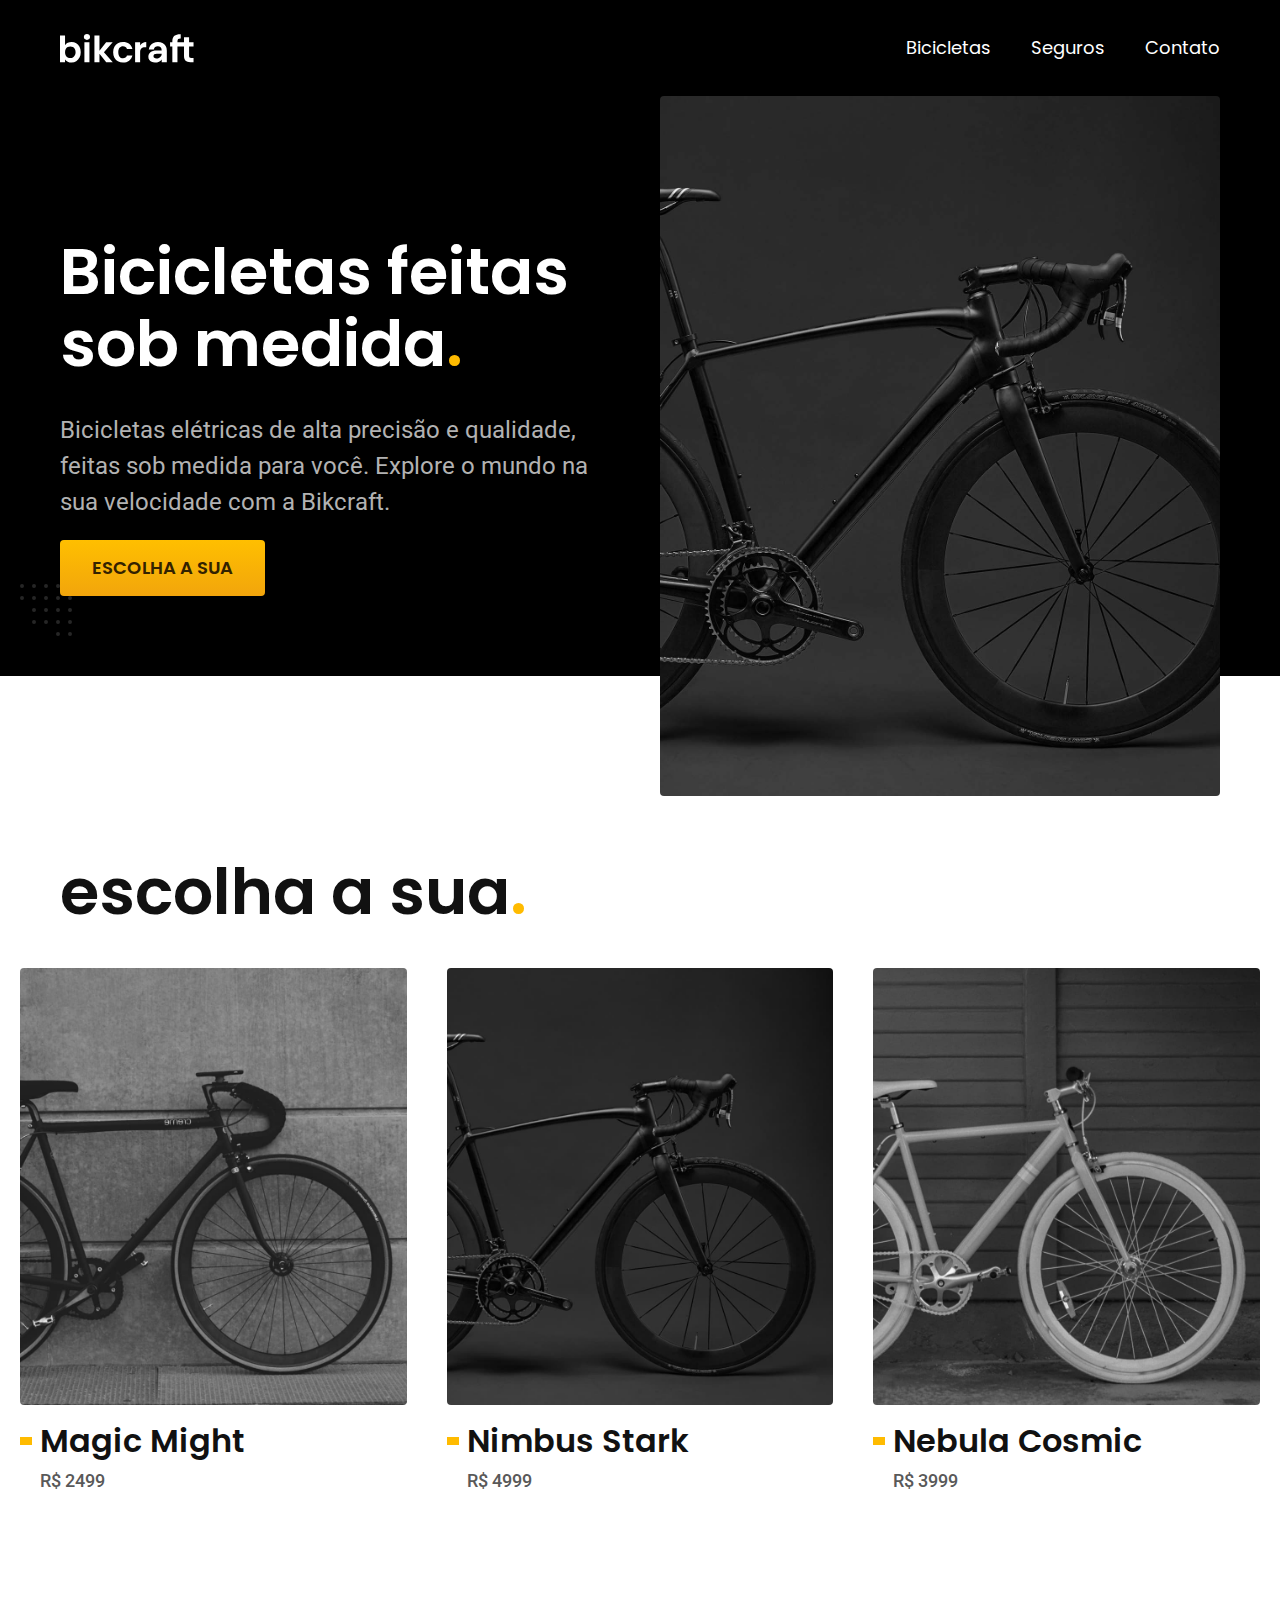
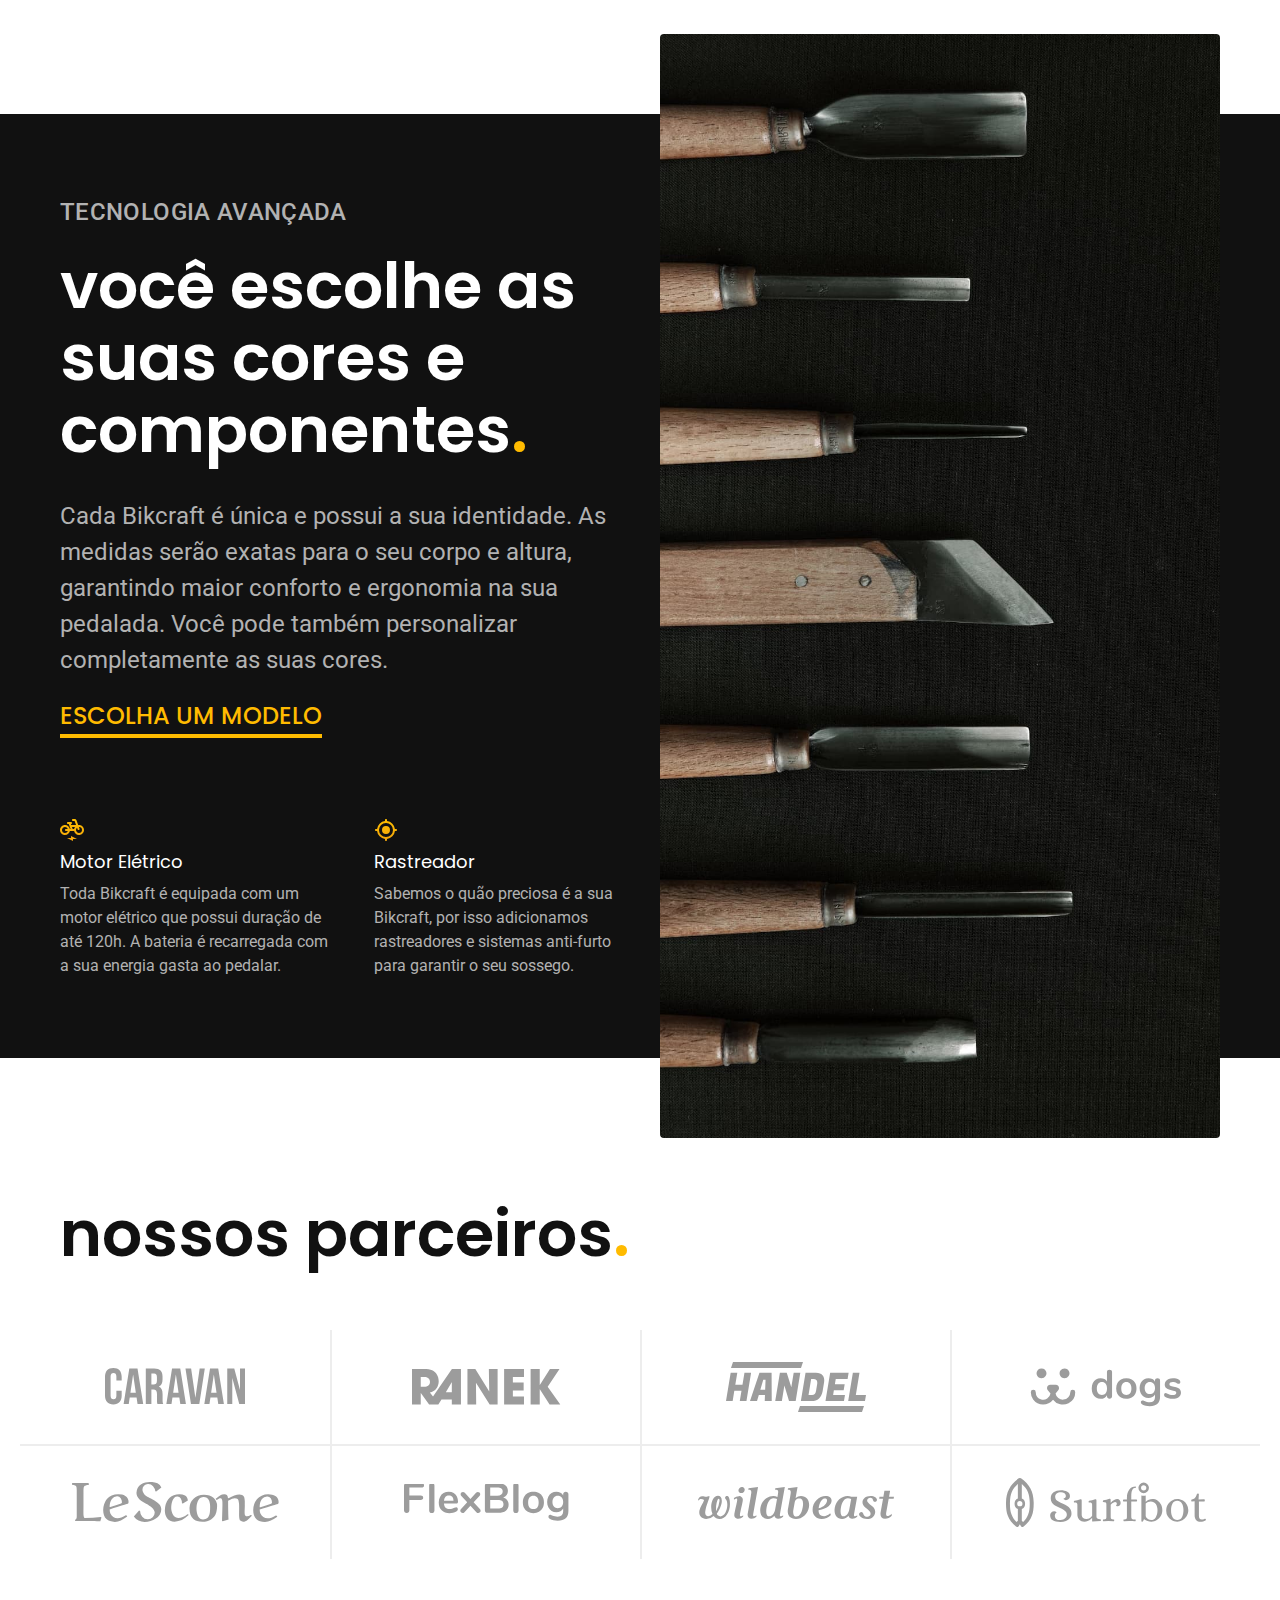
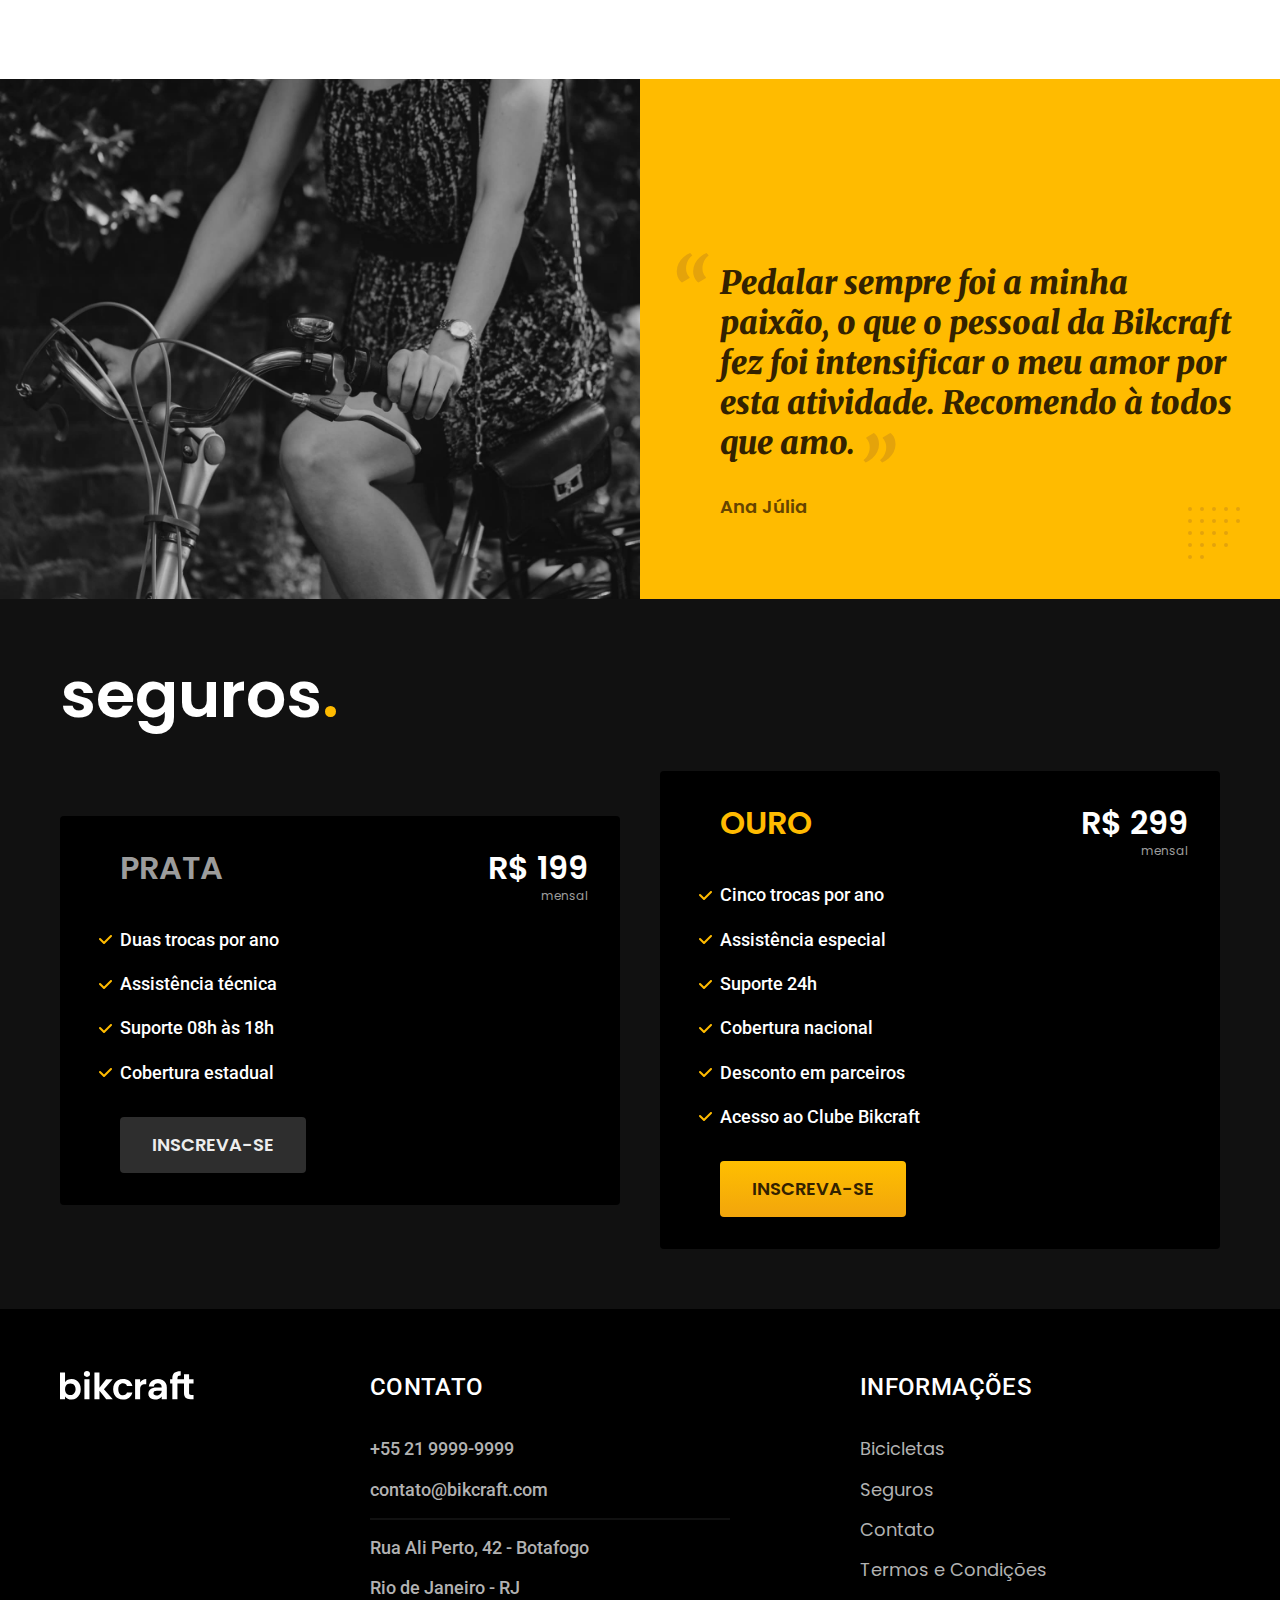
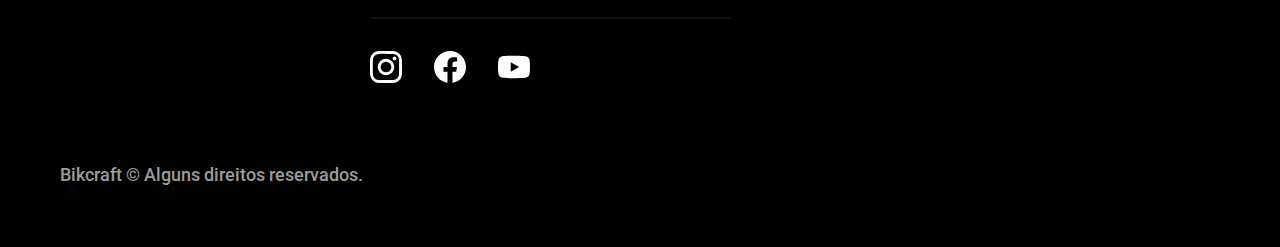
<file: index.html>
<!DOCTYPE html>
<html lang="pt-br">

<head>
  <meta charset="UTF-8">
  <meta name="viewport" content="width=device-width, initial-scale=1.0">

  <title>Bikcraft - Bicicletas Elétricas</title>
  <meta name="description" content="Bicicletas elétricas de alta precisão e qualidade, feitas sob medida para o cliente. Explore o mundo na sua velocidade com a Bikcraft.">
  <link rel="icon" href="./favicon.svg" type="image/svg+xml">
  <link rel="preload" href="./css/style.min.css" as="style">
  <link rel="stylesheet" href="./css/style.min.css">

  <script>document.documentElement.classList.add('js')</script>
  <link rel="preconnect" href="https://fonts.googleapis.com">
  <link rel="preconnect" href="https://fonts.gstatic.com" crossorigin>
  <link href="https://fonts.googleapis.com/css2?family=Merriweather:ital,wght@1,900&family=Poppins:wght@400;600&family=Roboto:wght@400;500&display=swap" rel="stylesheet">

</head>


<body>
  <header class="header-bg">
    <div class="header container">
      <a href="./">
        <img src="./img/bikcraft.svg" width="136" height="32" alt="Bikcraft">
      </a>

      <nav aria-label="primaria">
        <ul class="header-menu font-1-m cor-0">
          <li><a href="./bicicletas.html">Bicicletas</a></li>
          <li><a href="./seguros.html">Seguros</a></li>
          <li><a href="./contato.html">Contato</a></li>
        </ul>
      </nav>
    </div>
  </header>

  <main class="introducao-bg">
    <div class="introducao container">
      <div class="introducao-conteudo">
        <h1 class="font-1-xxl cor-0 fadeInDown" data-anime="200">Bicicletas feitas sob medida<span class="cor-p1">.</span></h1>
        <p class="font-2-l cor-5 fadeInDown" data-anime="400">Bicicletas elétricas de alta precisão e qualidade, feitas sob medida para você. Explore o mundo na sua velocidade com a Bikcraft.</p>
        <a class="botao fadeInDown" data-anime="600" href="./bicicletas.html">Escolha a sua</a>
      </div>
      <picture data-anime="800" class="fadeInDown">
        <source media="(max-width: 800px)" srcset="./img/bicicletas/nimbus.jpg">
        <img src="./img/fotos/introducao.jpg" width="1280" height="1600" alt="Bicicleta elétrica preta.">
      </picture>
    </div>
  </main>

  <article class="bicicletas-lista">
    <h2 class="container font-1-xxl">escolha a sua<span class="cor-p1">.</span></h2>

    <ul>
      <li>
        <a href="./bicicletas/magic.html">
          <img src="./img/bicicletas/magic-home.jpg" alt="Bicicleta preta" width="920" height="1040">
          <h3 class="font-1-xl">Magic Might</h3>
          <span class="font-2-m cor-8">R$ 2499</span>
        </a>
      </li>
      <li>
        <a href="./bicicletas/nimbus.html">
          <img src="./img/bicicletas/nimbus-home.jpg" alt="Bicicleta preta" width="920" height="1040">
          <h3 class="font-1-xl">Nimbus Stark</h3>
          <span class="font-2-m cor-8">R$ 4999</span>
        </a>
      </li>
      <li>
        <a href="./bicicletas/nebula.html">
          <img src="./img/bicicletas/nebula-home.jpg" alt="Bicicleta preta" width="920" height="1040">
          <h3 class="font-1-xl">Nebula Cosmic</h3>
          <span class="font-2-m cor-8">R$ 3999</span>
        </a>
      </li>
    </ul>
  </article>

  <article class="tecnologia-bg">
    <div class="tecnologia container">
      <div class="tecnologia-conteudo">
        <span class="font-2-l-b cor-5">Tecnologia Avançada</span>
        <h2 class="font-1-xxl cor-0">você escolhe as suas cores e componentes<span class="cor-p1">.</span></h2>
        <p class="font-2-l cor-5">Cada Bikcraft é única e possui a sua identidade. As medidas serão exatas para o seu corpo e altura, garantindo maior conforto e ergonomia na sua pedalada. Você pode também personalizar completamente as suas cores.</p>
        <a class="link" href="./bicicletas.html">Escolha um modelo</a>
        <div class="tecnologia-vantagens">
          <div>
            <img src="./img/icones/eletrica.svg" width="24" height="24" alt="">
            <h3 class="font-1-m cor-0">Motor Elétrico</h3>
            <p class="font-2-s cor-5">Toda Bikcraft é equipada com um motor elétrico que possui duração de até 120h. A bateria é recarregada com a sua energia gasta ao pedalar.</p>
          </div>
          <div>
            <img src="./img/icones/rastreador.svg" width="24" height="24" alt="">
            <h3 class="font-1-m cor-0">Rastreador</h3>
            <p class="font-2-s cor-5">Sabemos o quão preciosa é a sua Bikcraft, por isso adicionamos rastreadores e sistemas anti-furto para garantir o seu sossego.</p>
          </div>
        </div>
      </div>
      <div class="tecnologia-imagem">
        <img src="./img/fotos/tecnologia.jpg" width="1200" height="1920" alt="">
      </div>
    </div>
  </article>

  <section class="parceiros" aria-label="Nossos Parceiros">
    <h2 class="container font-1-xxl">nossos parceiros<span class="cor-p1">.</span></h2>

    <ul>
      <li><img src="./img/parceiros/caravan.svg" alt="Caravan" width="140" height="38"></li>
      <li><img src="./img/parceiros/ranek.svg" alt="Ranek" width="149" height="36"></li>
      <li><img src="./img/parceiros/handel.svg" alt="Handel" width="140" height="50"></li>
      <li><img src="./img/parceiros/dogs.svg" alt="Dogs" width="152" height="39"></li>
      <li><img src="./img/parceiros/lescone.svg" alt="LeScone" width="208" height="41"></li>
      <li><img src="./img/parceiros/flexblog.svg" alt="FlexBlog" width="165" height="38"></li>
      <li><img src="./img/parceiros/wildbeast.svg" alt="Wildbeast" width="196" height="34"></li>
      <li><img src="./img/parceiros/surfbot.svg" alt="Surfbot" width="200" height="49"></li>
    </ul>
  </section>

  <section class="depoimento" aria-label="Depoimento">
    <div>
      <img src="./img/fotos/depoimento.jpg" width="1560" height="1360" alt="Pessoa pedalando uma bicicleta Bikcraft">
    </div>
    <div class="depoimento-conteudo">
      <blockquote class="font-1-xl cor-p5">
        <p>Pedalar sempre foi a minha paixão, o que o pessoal da Bikcraft fez foi intensificar o meu amor por esta atividade. Recomendo à todos que amo.</p>
      </blockquote>
      <span class="font-1-m-b cor-p4">Ana Júlia</span>
    </div>
  </section>

  <article class="seguros-bg">
    <div class="seguros container">
      <h2 class="font-1-xxl cor-0">seguros<span class="cor-p1">.</span></h2>
      <div class="seguros-item">
        <h3 class="font-1-xl cor-6">PRATA</h3>
        <span class="font-1-xl cor-0">R$ 199 <span class="font-1-xs cor-6">mensal</span></span>
        <ul class="font-2-m cor-0">
          <li>Duas trocas por ano</li>
          <li>Assistência técnica</li>
          <li>Suporte 08h às 18h</li>
          <li>Cobertura estadual</li>
        </ul>
        <a class="botao secundario" href="./orcamento.html?tipo=seguro&produto=prata">Inscreva-se</a>
      </div>

      <div class="seguros-item">
        <h3 class="font-1-xl cor-p1">OURO</h3>
        <span class="font-1-xl cor-0">R$ 299 <span class="font-1-xs cor-6">mensal</span></span>
        <ul class="font-2-m cor-0">
          <li>Cinco trocas por ano</li>
          <li>Assistência especial</li>
          <li>Suporte 24h</li>
          <li>Cobertura nacional</li>
          <li>Desconto em parceiros</li>
          <li>Acesso ao Clube Bikcraft</li>
        </ul>
        <a class="botao" href="./orcamento.html?tipo=seguro&produto=ouro">Inscreva-se</a>
      </div>
    </div>
  </article>

  <footer class="footer-bg">
    <div class="footer container">
      <img src="./img/bikcraft.svg" width="136" height="32" alt="Bikcraft">
      <div class="footer-contato">
        <h3 class="font-2-l-b cor-0">Contato</h3>
        <ul class="font-2-m cor-5">
          <li><a href="tel:+552199999999">+55 21 9999-9999</a></li>
          <li><a href="mailto:contato@bikcraft.com">contato@bikcraft.com</a></li>
          <li>Rua Ali Perto, 42 - Botafogo</li>
          <li>Rio de Janeiro - RJ</li>
        </ul>
        <div class="footer-redes">
          <a href="./">
            <img src="./img/redes/instagram.svg" width="32" height="32" alt="Instagram">
          </a>
          <a href="./">
            <img src="./img/redes/facebook.svg" width="32" height="32" alt="Facebook">
          </a>
          <a href="./">
            <img src="./img/redes/youtube.svg" width="32" height="32" alt="Youtube">
          </a>
        </div>
      </div>
      <div class="footer-informacoes">
        <h3 class="font-2-l-b cor-0">Informações</h3>
        <nav>
          <ul class="font-1-m cor-5">
            <li><a href="./bicicletas.html">Bicicletas</a></li>
            <li><a href="./seguros.html">Seguros</a></li>
            <li><a href="./contato.html">Contato</a></li>
            <li><a href="./termos.html">Termos e Condições</a></li>
          </ul>
        </nav>
      </div>
      <p class="footer-copy font-2-m cor-6">Bikcraft © Alguns direitos reservados.</p>
    </div>
  </footer>

  <script src="./js/plugins/simple-anime.js"></script>
  <script src="./js/script.js"></script>
</body>

</html>
</file>
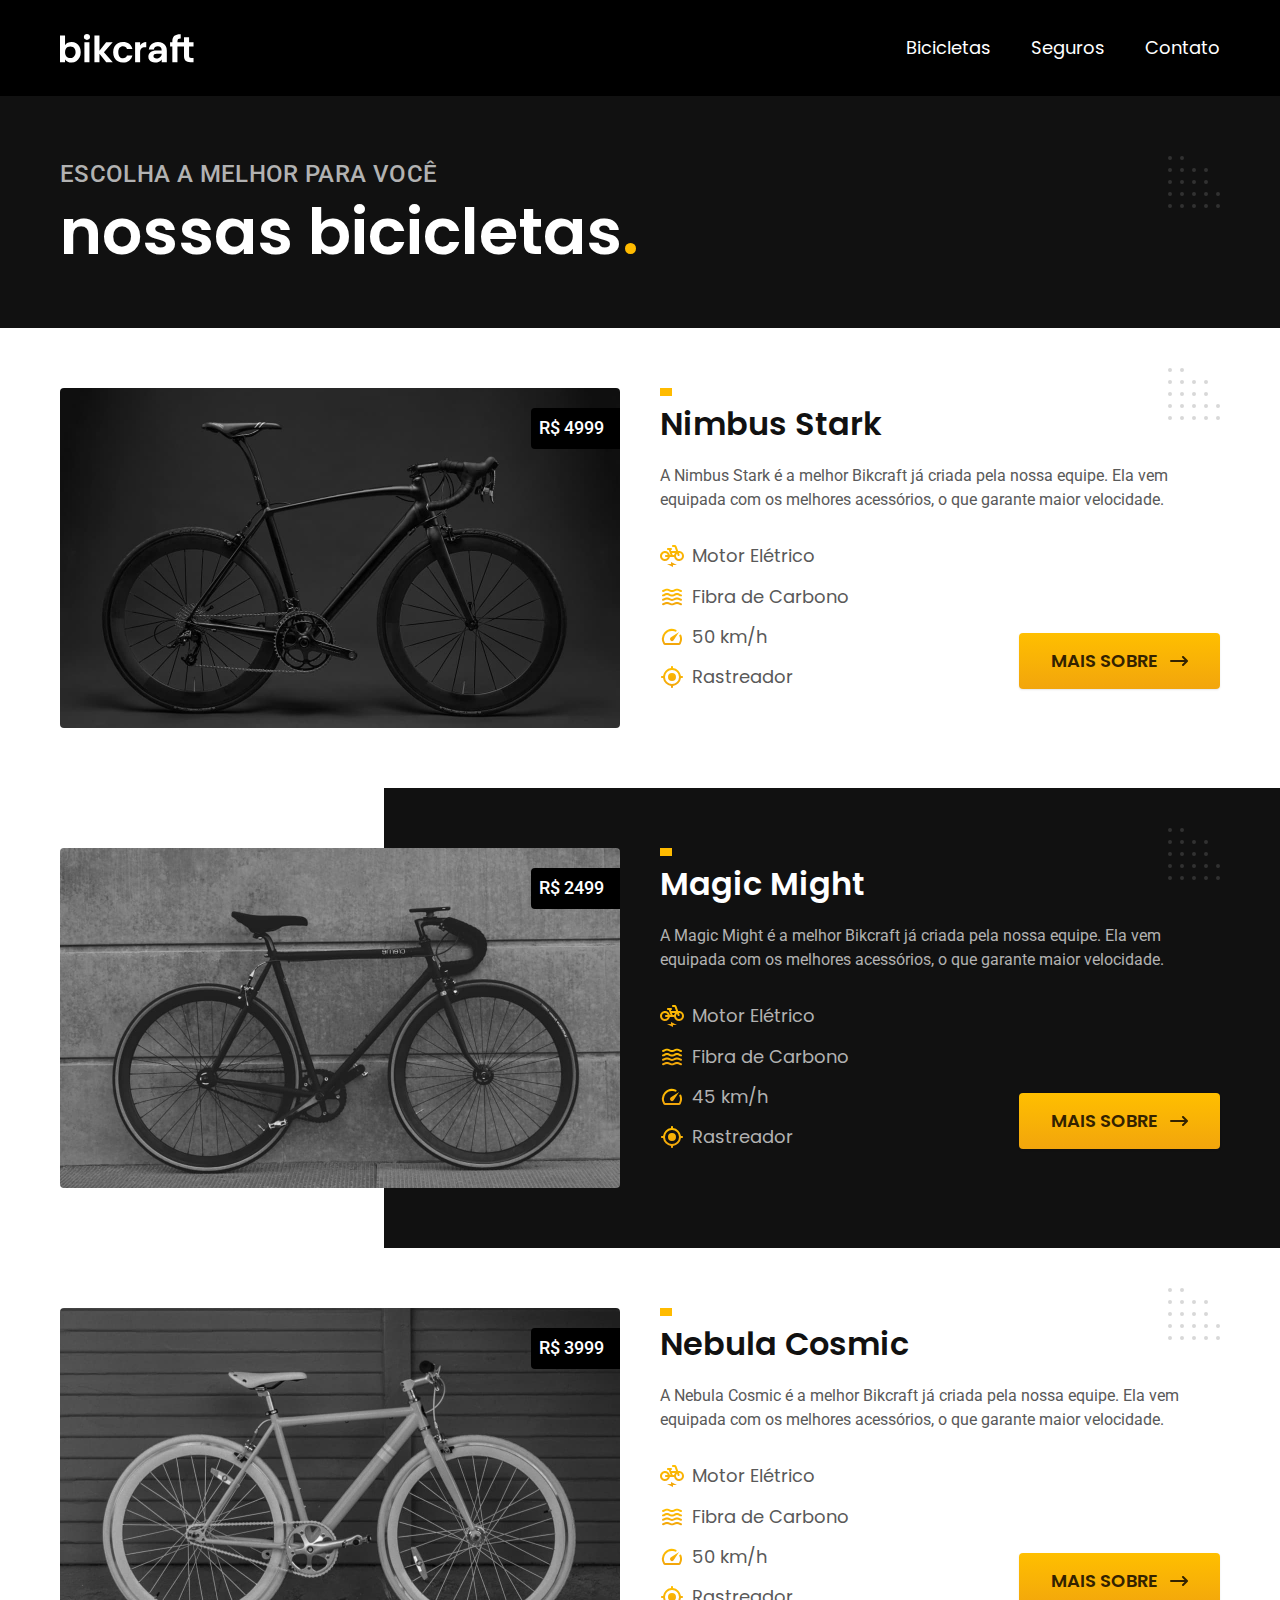
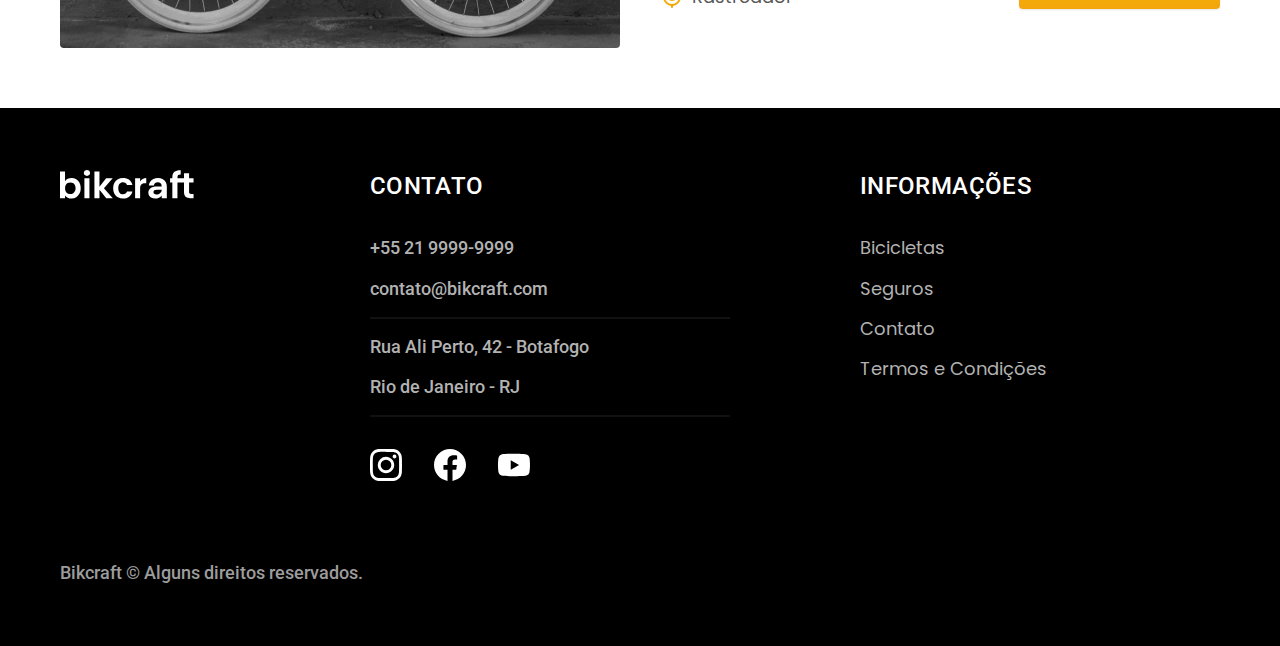
<file: bicicletas.html>
<!DOCTYPE html>
<html lang="pt-br">

<head>
  <meta charset="UTF-8">
  <meta name="viewport" content="width=device-width, initial-scale=1.0">

  <title>Bicicletas | Bikcraft</title>
  <meta name="description" content="Bicicletas">

  <link rel="icon" href="./favicon.svg" type="image/svg+xml">
  <link rel="preload" href="./css/style.min.css" as="style">
  <link rel="stylesheet" href="./css/style.min.css">
  <script>document.documentElement.classList.add('js')</script>
  <link rel="preconnect" href="https://fonts.googleapis.com">
  <link rel="preconnect" href="https://fonts.gstatic.com" crossorigin>
  <link href="https://fonts.googleapis.com/css2?family=Merriweather:ital,wght@1,900&family=Poppins:wght@400;600&family=Roboto:wght@400;500&display=swap" rel="stylesheet">
</head>


<body id="bicicletas">
  <header class="header-bg">
    <div class="header container">
      <a href="./">
        <img src="./img/bikcraft.svg" alt="Bikcraft">
      </a>

      <nav aria-label="primaria">
        <ul class="header-menu font-1-m cor-0">
          <li><a href="./bicicletas.html">Bicicletas</a></li>
          <li><a href="./seguros.html">Seguros</a></li>
          <li><a href="./contato.html">Contato</a></li>
        </ul>
      </nav>
    </div>
  </header>

  <main>
    <div class="titulo-bg">
      <div class="titulo container">
        <p class="font-2-l-b cor-5">Escolha a melhor para você</p>
        <h1 class="font-1-xxl cor-0">nossas bicicletas<span class="cor-p1">.</span></h1>
      </div>
    </div>

    <div class="bicicletas container">
      <div class="bicicletas-imagem">
        <img src="./img/bicicletas/nimbus.jpg" alt="Bicicleta preta">
        <span class="font-2-m cor-0">R$ 4999</span>
      </div>
      <div class="bicicletas-conteudo">
        <h2 class="font-1-xl">Nimbus Stark</h2>
        <p class="font-2-s cor-8">A Nimbus Stark é a melhor Bikcraft já criada pela nossa equipe. Ela vem equipada com os melhores acessórios, o que garante maior velocidade.</p>
        <ul class="font-1-m cor-8">
          <li>
            <img src="./img/icones/eletrica.svg" alt="">
            Motor Elétrico
          </li>
          <li>
            <img src="./img/icones/carbono.svg" alt="">
            Fibra de Carbono
          </li>
          <li>
            <img src="./img/icones/velocidade.svg" alt="">
            50 km/h
          </li>
          <li>
            <img src="./img/icones/rastreador.svg" alt="">
            Rastreador
          </li>
        </ul>
        <a class="botao seta" href="./bicicletas/nimbus.html">Mais Sobre</a>
      </div>
    </div>

    <div class="bicicletas-bg">
      <div class="bicicletas container">
        <div class="bicicletas-imagem">
          <img src="./img/bicicletas/magic.jpg" alt="Bicicleta preta">
          <span class="font-2-m cor-0">R$ 2499</span>
        </div>
        <div class="bicicletas-conteudo">
          <h2 class="font-1-xl cor-0">Magic Might</h2>
          <p class="font-2-s cor-5">A Magic Might é a melhor Bikcraft já criada pela nossa equipe. Ela vem equipada com os melhores acessórios, o que garante maior velocidade.</p>
          <ul class="font-1-m cor-5">
            <li>
              <img src="./img/icones/eletrica.svg" alt="">
              Motor Elétrico
            </li>
            <li>
              <img src="./img/icones/carbono.svg" alt="">
              Fibra de Carbono
            </li>
            <li>
              <img src="./img/icones/velocidade.svg" alt="">
              45 km/h
            </li>
            <li>
              <img src="./img/icones/rastreador.svg" alt="">
              Rastreador
            </li>
          </ul>
          <a class="botao seta" href="./bicicletas/magic.html">Mais Sobre</a>
        </div>
      </div>
    </div>

    <div class="bicicletas container">
      <div class="bicicletas-imagem">
        <img src="./img/bicicletas/nebula.jpg" alt="Bicicleta preta">
        <span class="font-2-m cor-0">R$ 3999</span>
      </div>
      <div class="bicicletas-conteudo">
        <h2 class="font-1-xl">Nebula Cosmic</h2>
        <p class="font-2-s cor-8">A Nebula Cosmic é a melhor Bikcraft já criada pela nossa equipe. Ela vem equipada com os melhores acessórios, o que garante maior velocidade.</p>
        <ul class="font-1-m cor-8">
          <li>
            <img src="./img/icones/eletrica.svg" alt="">
            Motor Elétrico
          </li>
          <li>
            <img src="./img/icones/carbono.svg" alt="">
            Fibra de Carbono
          </li>
          <li>
            <img src="./img/icones/velocidade.svg" alt="">
            50 km/h
          </li>
          <li>
            <img src="./img/icones/rastreador.svg" alt="">
            Rastreador
          </li>
        </ul>
        <a class="botao seta" href="./bicicletas/nebula.html">Mais Sobre</a>
      </div>
    </div>

  </main>

  <footer class="footer-bg">
    <div class="footer container">
      <img src="./img/bikcraft.svg" alt="Bikcraft">
      <div class="footer-contato">
        <h3 class="font-2-l-b cor-0">Contato</h3>
        <ul class="font-2-m cor-5">
          <li><a href="tel:+552199999999">+55 21 9999-9999</a></li>
          <li><a href="mailto:contato@bikcraft.com">contato@bikcraft.com</a></li>
          <li>Rua Ali Perto, 42 - Botafogo</li>
          <li>Rio de Janeiro - RJ</li>
        </ul>
        <div class="footer-redes">
          <a href="./">
            <img src="./img/redes/instagram.svg" alt="Instagram">
          </a>
          <a href="./">
            <img src="./img/redes/facebook.svg" alt="Facebook">
          </a>
          <a href="./">
            <img src="./img/redes/youtube.svg" alt="Youtube">
          </a>
        </div>
      </div>
      <div class="footer-informacoes">
        <h3 class="font-2-l-b cor-0">Informações</h3>
        <nav>
          <ul class="font-1-m cor-5">
            <li><a href="./bicicletas.html">Bicicletas</a></li>
            <li><a href="./seguros.html">Seguros</a></li>
            <li><a href="./contato.html">Contato</a></li>
            <li><a href="./termos.html">Termos e Condições</a></li>
          </ul>
        </nav>
      </div>
      <p class="footer-copy font-2-m cor-6">Bikcraft © Alguns direitos reservados.</p>
    </div>
  </footer>
  <script src="./js/script.js"></script>
</body>

</html>
</file>
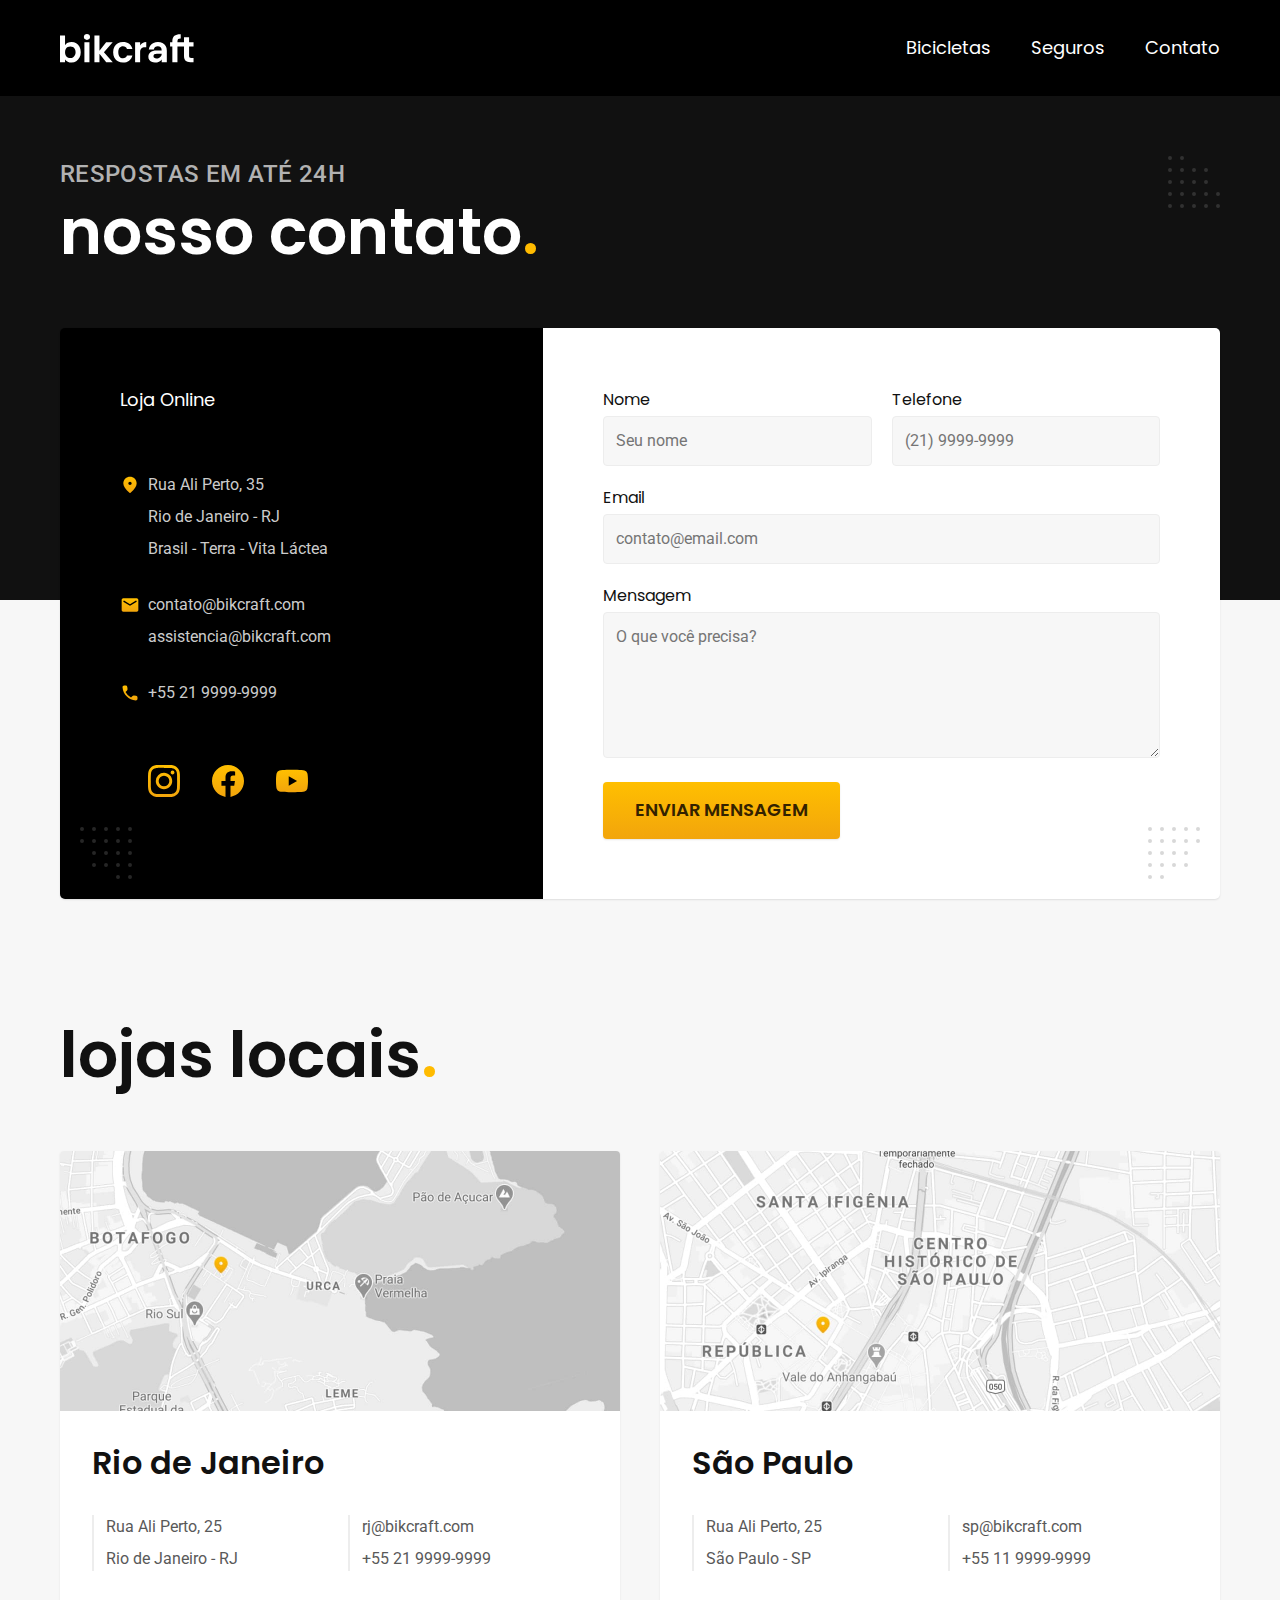
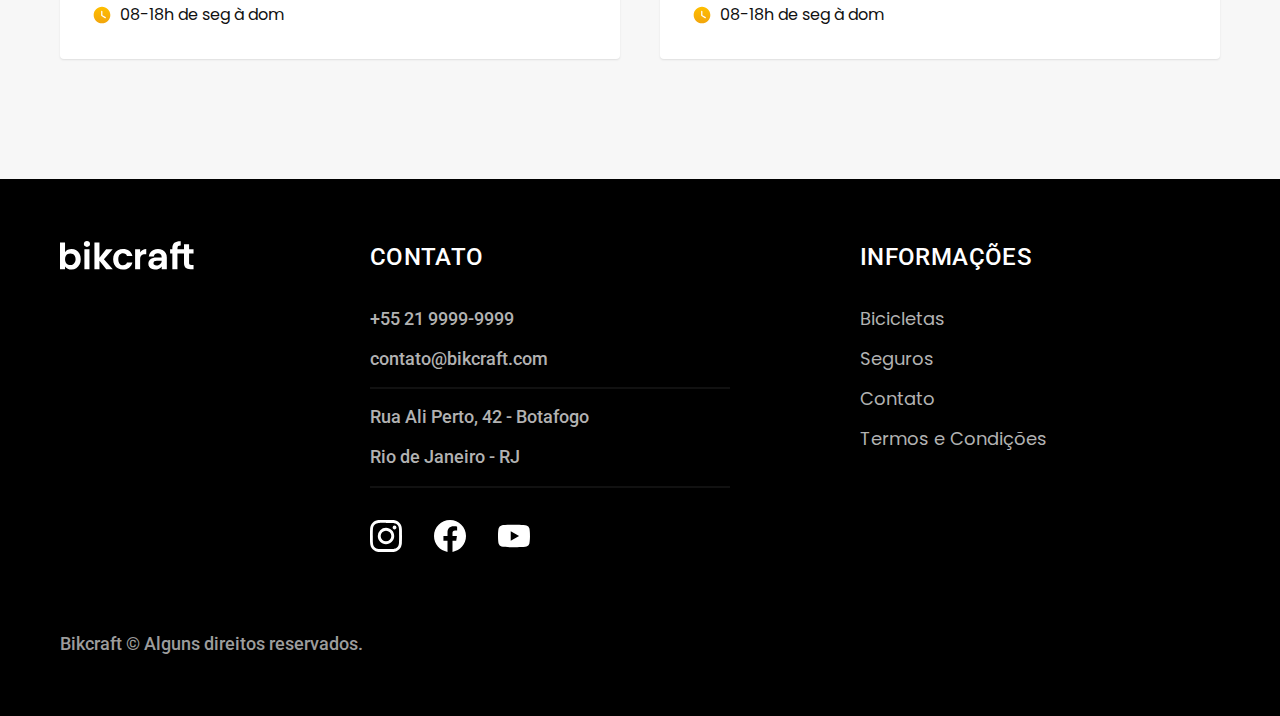
<file: contato.html>
<!DOCTYPE html>
<html lang="pt-br">

<head>
  <meta charset="UTF-8">
  <meta name="viewport" content="width=device-width, initial-scale=1.0">

  <title>Contato | Bikcraft</title>
  <meta name="description" content="Contato.">

  <link rel="icon" href="./favicon.svg" type="image/svg+xml">
  <link rel="preload" href="./css/style.min.css" as="style">
  <link rel="stylesheet" href="./css/style.min.css">
  <script>document.documentElement.classList.add('js')</script>
  <link rel="preconnect" href="https://fonts.googleapis.com">
  <link rel="preconnect" href="https://fonts.gstatic.com" crossorigin>
  <link href="https://fonts.googleapis.com/css2?family=Merriweather:ital,wght@1,900&family=Poppins:wght@400;600&family=Roboto:wght@400;500&display=swap" rel="stylesheet">
</head>


<body id="contato">
  <header class="header-bg">
    <div class="header container">
      <a href="./">
        <img src="./img/bikcraft.svg" alt="Bikcraft">
      </a>

      <nav aria-label="primaria">
        <ul class="header-menu font-1-m cor-0">
          <li><a href="./bicicletas.html">Bicicletas</a></li>
          <li><a href="./seguros.html">Seguros</a></li>
          <li><a href="./contato.html">Contato</a></li>
        </ul>
      </nav>
    </div>
  </header>

  <main>
    <div class="titulo-bg">
      <div class="titulo container">
        <p class="font-2-l-b cor-5">Respostas em até 24h</p>
        <h1 class="font-1-xxl cor-0">nosso contato<span class="cor-p1">.</span></h1>
      </div>
    </div>

    <div class="contato container">
      <section class="contato-dados" aria-label="Endereço">
        <h2 class="font-1-m cor-0">Loja Online</h2>
        <div class="contato-endereco font-2-s cor-4">
          <p>Rua Ali Perto, 35</p>
          <p>Rio de Janeiro - RJ</p>
          <p>Brasil - Terra - Vita Láctea</p>
        </div>
        <address class="contato-meios font-2-s cor-4">
          <a href="mailto:contato@bikcraft.com">contato@bikcraft.com</a>
          <a href="mailto:assistencia@bikcraft.com">assistencia@bikcraft.com</a>
          <a href="tel:+552199999999">+55 21 9999-9999</a>
        </address>
        <div class="contato-redes">
          <a href="./">
            <img src="./img/redes/instagram-p.svg" alt="Instagram">
          </a>
          <a href="./">
            <img src="./img/redes/facebook-p.svg" alt="Facebook">
          </a>
          <a href="./">
            <img src="./img/redes/youtube-p.svg" alt="Youtube">
          </a>
        </div>
      </section>
      <section class="contato-formulario" aria-label="Formulário">
        <form class="form" action="./contato.html">
          <div>
            <label for="nome">Nome</label>
            <input type="text" id="nome" name="nome" placeholder="Seu nome">
          </div>
          <div>
            <label for="telefone">Telefone</label>
            <input type="text" id="telefone" name="telefone" placeholder="(21) 9999-9999">
          </div>
          <div class="col-2">
            <label for="email">Email</label>
            <input type="email" id="email" name="email" placeholder="contato@email.com">
          </div>
          <div class="col-2">
            <label for="mensagem">Mensagem</label>
            <textarea rows="5" id="mensagem" name="mensagem" placeholder="O que você precisa?"></textarea>
          </div>
          <button class="botao col-2">Enviar Mensagem</button>
        </form>
      </section>
    </div>
  </main>

  <article class="lojas container">
    <h2 class="font-1-xxl">lojas locais<span class="cor-p1">.</span></h2>
    <div class="lojas-item">
      <img src="./img/lojas/rj.jpg" alt="mapa marcando o endereço em Rua Ali Perto, 25 - Rio de Janeiro - RJ">
      <div class="lojas-conteudo">
        <h3 class="font-1-xl">Rio de Janeiro</h3>
        <div class="lojas-dados font-2-s cor-8">
          <p>Rua Ali Perto, 25</p>
          <p>Rio de Janeiro - RJ</p>
        </div>
        <div class="lojas-dados font-2-s cor-8">
          <a href="mailto:rj@bikcraft.com">rj@bikcraft.com</a>
          <a href="tel:+552199999999">+55 21 9999-9999</a>
        </div>
        <p class="lojas-tempo font-1-s"><img src="./img/icones/horario.svg" alt="">08-18h de seg à dom</p>
      </div>
    </div>

    <div class="lojas-item">
      <img src="./img/lojas/sp.jpg" alt="mapa marcando o endereço em Rua Ali Perto, 25 - São Paulo - SP">
      <div class="lojas-conteudo">
        <h3 class="font-1-xl">São Paulo</h3>
        <div class="lojas-dados font-2-s cor-8">
          <p>Rua Ali Perto, 25</p>
          <p>São Paulo - SP</p>
        </div>
        <div class="lojas-dados font-2-s cor-8">
          <a href="mailto:sp@bikcraft.com">sp@bikcraft.com</a>
          <a href="tel:+551199999999">+55 11 9999-9999</a>
        </div>
        <p class="lojas-tempo font-1-s"><img src="./img/icones/horario.svg" alt="">08-18h de seg à dom</p>
      </div>
    </div>
  </article>

  <footer class="footer-bg">
    <div class="footer container">
      <img src="./img/bikcraft.svg" alt="Bikcraft">
      <div class="footer-contato">
        <h3 class="font-2-l-b cor-0">Contato</h3>
        <ul class="font-2-m cor-5">
          <li><a href="tel:+552199999999">+55 21 9999-9999</a></li>
          <li><a href="mailto:contato@bikcraft.com">contato@bikcraft.com</a></li>
          <li>Rua Ali Perto, 42 - Botafogo</li>
          <li>Rio de Janeiro - RJ</li>
        </ul>
        <div class="footer-redes">
          <a href="./">
            <img src="./img/redes/instagram.svg" alt="Instagram">
          </a>
          <a href="./">
            <img src="./img/redes/facebook.svg" alt="Facebook">
          </a>
          <a href="./">
            <img src="./img/redes/youtube.svg" alt="Youtube">
          </a>
        </div>
      </div>
      <div class="footer-informacoes">
        <h3 class="font-2-l-b cor-0">Informações</h3>
        <nav>
          <ul class="font-1-m cor-5">
            <li><a href="./bicicletas.html">Bicicletas</a></li>
            <li><a href="./seguros.html">Seguros</a></li>
            <li><a href="./contato.html">Contato</a></li>
            <li><a href="./termos.html">Termos e Condições</a></li>
          </ul>
        </nav>
      </div>
      <p class="footer-copy font-2-m cor-6">Bikcraft © Alguns direitos reservados.</p>
    </div>
  </footer>
  <script src="./js/script.js"></script>
</body>

</html>
</file>
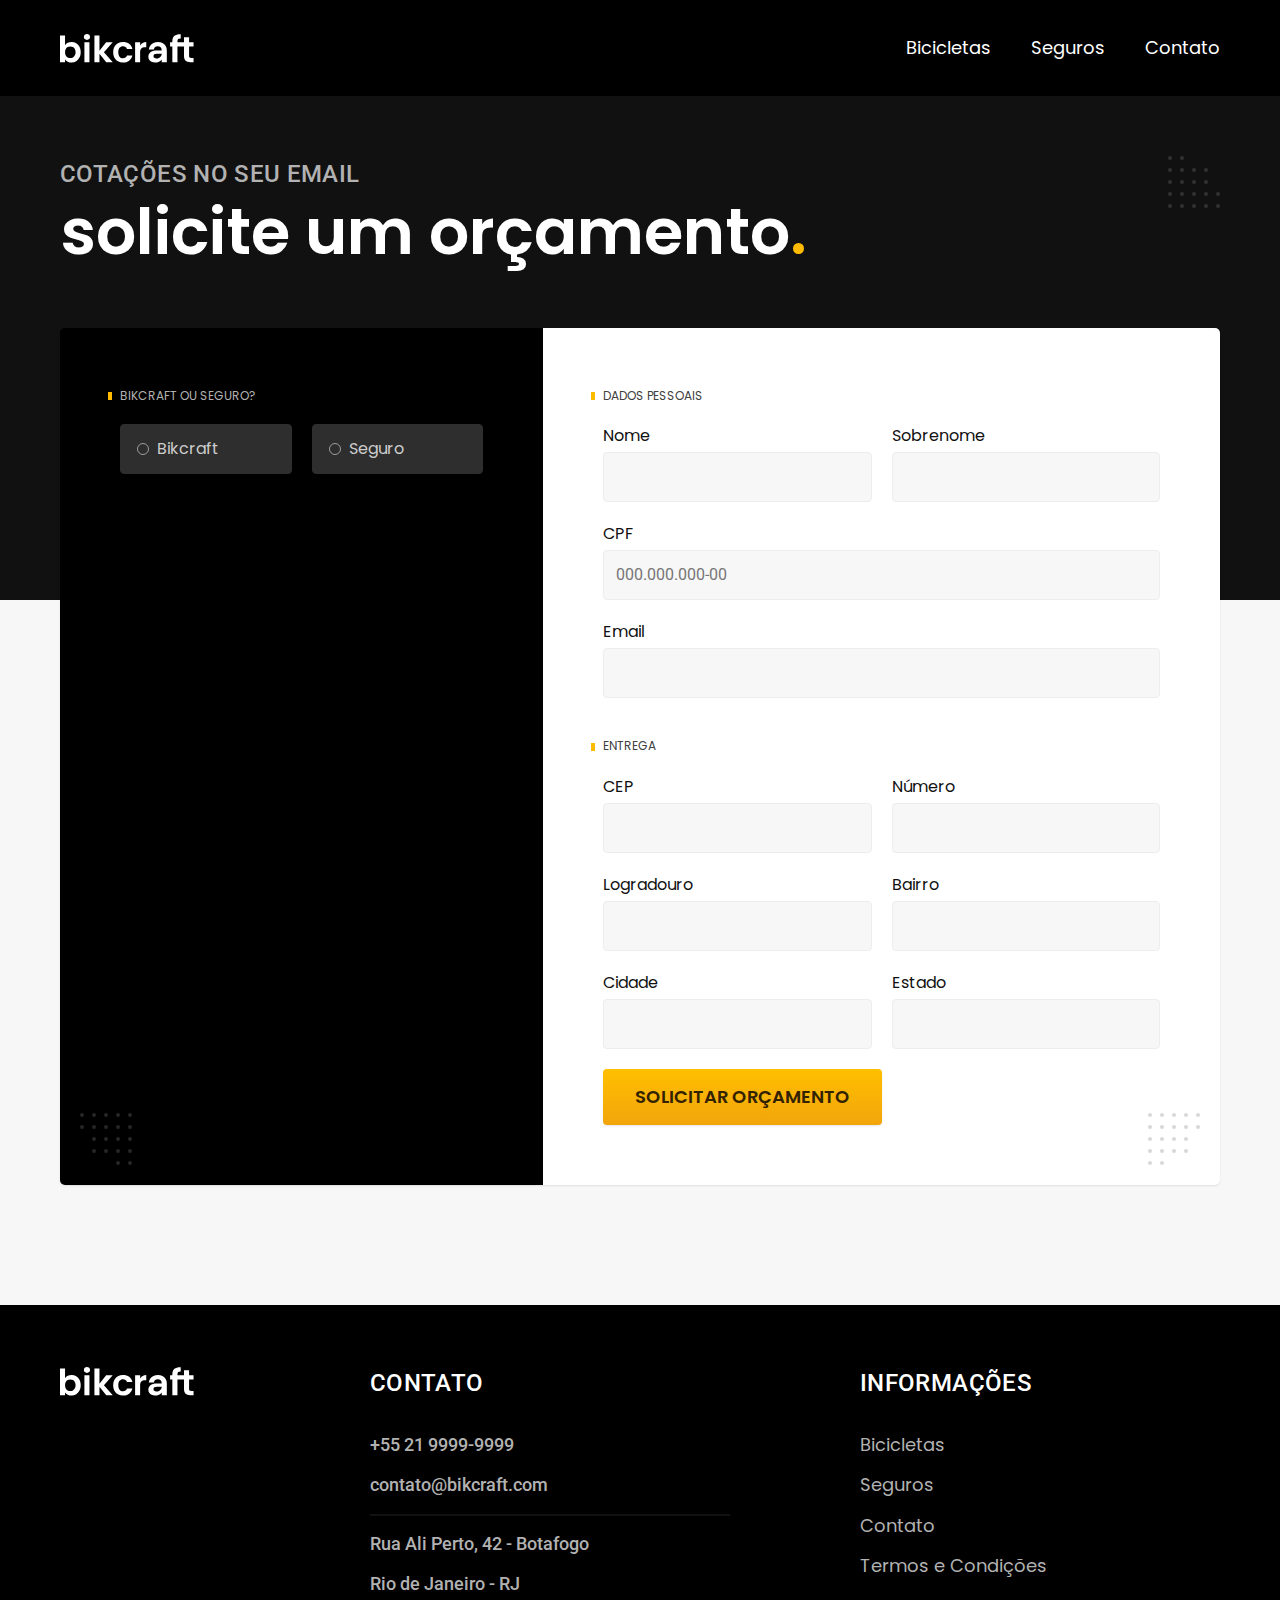
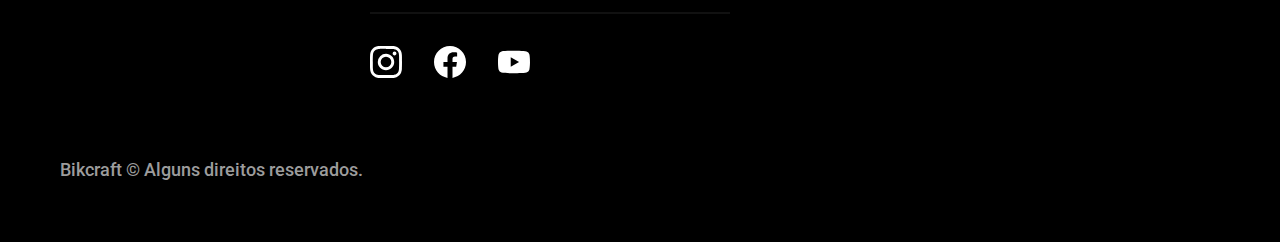
<file: orcamento.html>
<!DOCTYPE html>
<html lang="pt-br">

<head>
  <meta charset="UTF-8">
  <meta name="viewport" content="width=device-width, initial-scale=1.0">

  <title>Orçamento | Bikcraft</title>
  <meta name="description" content="Orçamento.">

  <link rel="icon" href="./favicon.svg" type="image/svg+xml">
  <link rel="preload" href="./css/style.min.css" as="style">
  <link rel="stylesheet" href="./css/style.min.css">
  <script>document.documentElement.classList.add('js')</script>
  <link rel="preconnect" href="https://fonts.googleapis.com">
  <link rel="preconnect" href="https://fonts.gstatic.com" crossorigin>
  <link href="https://fonts.googleapis.com/css2?family=Merriweather:ital,wght@1,900&family=Poppins:wght@400;600&family=Roboto:wght@400;500&display=swap" rel="stylesheet">
</head>


<body id="orcamento">
  <header class="header-bg">
    <div class="header container">
      <a href="./">
        <img src="./img/bikcraft.svg" alt="Bikcraft">
      </a>

      <nav aria-label="primaria">
        <ul class="header-menu font-1-m cor-0">
          <li><a href="./bicicletas.html">Bicicletas</a></li>
          <li><a href="./seguros.html">Seguros</a></li>
          <li><a href="./contato.html">Contato</a></li>
        </ul>
      </nav>
    </div>
  </header>

  <main>
    <div class="titulo-bg">
      <div class="titulo container">
        <p class="font-2-l-b cor-5">Cotações no seu email</p>
        <h1 class="font-1-xxl cor-0">solicite um orçamento<span class="cor-p1">.</span></h1>
      </div>
    </div>

    <form class="orcamento container" action="./orcamento.html">
      <div class="orcamento-produto">
        <h2 class="font-1-xs cor-5">Bikcraft ou Seguro?</h2>

        <input type="radio" name="tipo" value="bikcraft" id="bikcraft">
        <label for="bikcraft">Bikcraft</label>

        <input type="radio" name="tipo" value="seguro" id="seguro">
        <label for="seguro">Seguro</label>

        <div class="orcamento-conteudo" id="orcamento-bikcraft">
          <h2 class="font-1-xs cor-5">Escolha a sua</h2>

          <input type="radio" name="produto" value="nimbus" id="nimbus">
          <label for="nimbus">Nimbus Stark <span>R$ 4999</span></label>
          <div class="orcamento-detalhes">
            <ul class="font-1-xs cor-8">
              <li><img src="./img/icones/eletrica.svg" alt=""> Motor Elétrico</li>
              <li><img src="./img/icones/carbono.svg" alt=""> Fibra de Carbono</li>
              <li><img src="./img/icones/velocidade.svg" alt=""> 50 km/h</li>
              <li><img src="./img/icones/rastreador.svg" alt=""> Rastreador</li>
            </ul>
            <img src="./img/bicicletas/nimbus.jpg" alt="Bicicleta preta">
          </div>

          <input type="radio" name="produto" value="magic" id="magic">
          <label for="magic">Magic Might <span>R$ 2499</span></label>
          <div class="orcamento-detalhes">
            <ul class="font-1-xs cor-8">
              <li><img src="./img/icones/eletrica.svg" alt=""> Motor Elétrico</li>
              <li><img src="./img/icones/carbono.svg" alt=""> Fibra de Carbono</li>
              <li><img src="./img/icones/velocidade.svg" alt=""> 45 km/h</li>
              <li><img src="./img/icones/rastreador.svg" alt=""> Rastreador</li>
            </ul>
            <img src="./img/bicicletas/magic.jpg" alt="Bicicleta preta">
          </div>

          <input type="radio" name="produto" value="nebula" id="nebula">
          <label for="nebula">Nebula Cosmic <span>R$ 3999</span></label>
          <div class="orcamento-detalhes">
            <ul class="font-1-xs cor-8">
              <li><img src="./img/icones/eletrica.svg" alt=""> Motor Elétrico</li>
              <li><img src="./img/icones/carbono.svg" alt=""> Fibra de Carbono</li>
              <li><img src="./img/icones/velocidade.svg" alt=""> 40 km/h</li>
              <li><img src="./img/icones/rastreador.svg" alt=""> Rastreador</li>
            </ul>
            <img src="./img/bicicletas/nebula.jpg" alt="Bicicleta branca">
          </div>

        </div>

        <div class="orcamento-conteudo" id="orcamento-seguro">
          <h2 class="font-1-xs cor-5">Escolha o plano</h2>

          <input type="radio" name="produto" value="prata" id="prata">
          <label for="prata">Prata <span>R$ 199</span></label>

          <input type="radio" name="produto" value="ouro" id="ouro">
          <label for="ouro">Ouro <span>R$ 299</span></label>
        </div>
      </div>
      <div class="orcamento-dados form">
        <h2 class="font-1-xs cor-9 col-2">dados pessoais</h2>
        <div>
          <label for="nome">Nome</label>
          <input type="text" id="nome" name="nome">
        </div>
        <div>
          <label for="sobrenome">Sobrenome</label>
          <input type="text" id="sobrenome" name="sobrenome">
        </div>
        <div class="col-2">
          <label for="cpf">CPF</label>
          <input type="text" id="cpf" name="cpf" placeholder="000.000.000-00">
        </div>
        <div class="col-2">
          <label for="email">Email</label>
          <input type="email" id="email" name="email">
        </div>
        <h2 class="font-1-xs cor-9 col-2">entrega</h2>
        <div>
          <label for="cep">CEP</label>
          <input type="text" id="cep" name="cep">
        </div>
        <div>
          <label for="numero">Número</label>
          <input type="text" id="numero" name="numero">
        </div>
        <div>
          <label for="logradouro">Logradouro</label>
          <input type="text" id="logradouro" name="logradouro">
        </div>
        <div>
          <label for="bairro">Bairro</label>
          <input type="text" id="bairro" name="bairro">
        </div>
        <div>
          <label for="cidade">Cidade</label>
          <input type="text" id="cidade" name="cidade">
        </div>
        <div>
          <label for="estado">Estado</label>
          <input type="text" id="estado" name="estado">
        </div>
        <button class="botao col-2">Solicitar Orçamento</button>
      </div>
    </form>
  </main>

  <footer class="footer-bg">
    <div class="footer container">
      <img src="./img/bikcraft.svg" alt="Bikcraft">
      <div class="footer-contato">
        <h3 class="font-2-l-b cor-0">Contato</h3>
        <ul class="font-2-m cor-5">
          <li><a href="tel:+552199999999">+55 21 9999-9999</a></li>
          <li><a href="mailto:contato@bikcraft.com">contato@bikcraft.com</a></li>
          <li>Rua Ali Perto, 42 - Botafogo</li>
          <li>Rio de Janeiro - RJ</li>
        </ul>
        <div class="footer-redes">
          <a href="./">
            <img src="./img/redes/instagram.svg" alt="Instagram">
          </a>
          <a href="./">
            <img src="./img/redes/facebook.svg" alt="Facebook">
          </a>
          <a href="./">
            <img src="./img/redes/youtube.svg" alt="Youtube">
          </a>
        </div>
      </div>
      <div class="footer-informacoes">
        <h3 class="font-2-l-b cor-0">Informações</h3>
        <nav>
          <ul class="font-1-m cor-5">
            <li><a href="./bicicletas.html">Bicicletas</a></li>
            <li><a href="./seguros.html">Seguros</a></li>
            <li><a href="./contato.html">Contato</a></li>
            <li><a href="./termos.html">Termos e Condições</a></li>
          </ul>
        </nav>
      </div>
      <p class="footer-copy font-2-m cor-6">Bikcraft © Alguns direitos reservados.</p>
    </div>
  </footer>
  <script src="./js/script.js"></script>
</body>

</html>
</file>
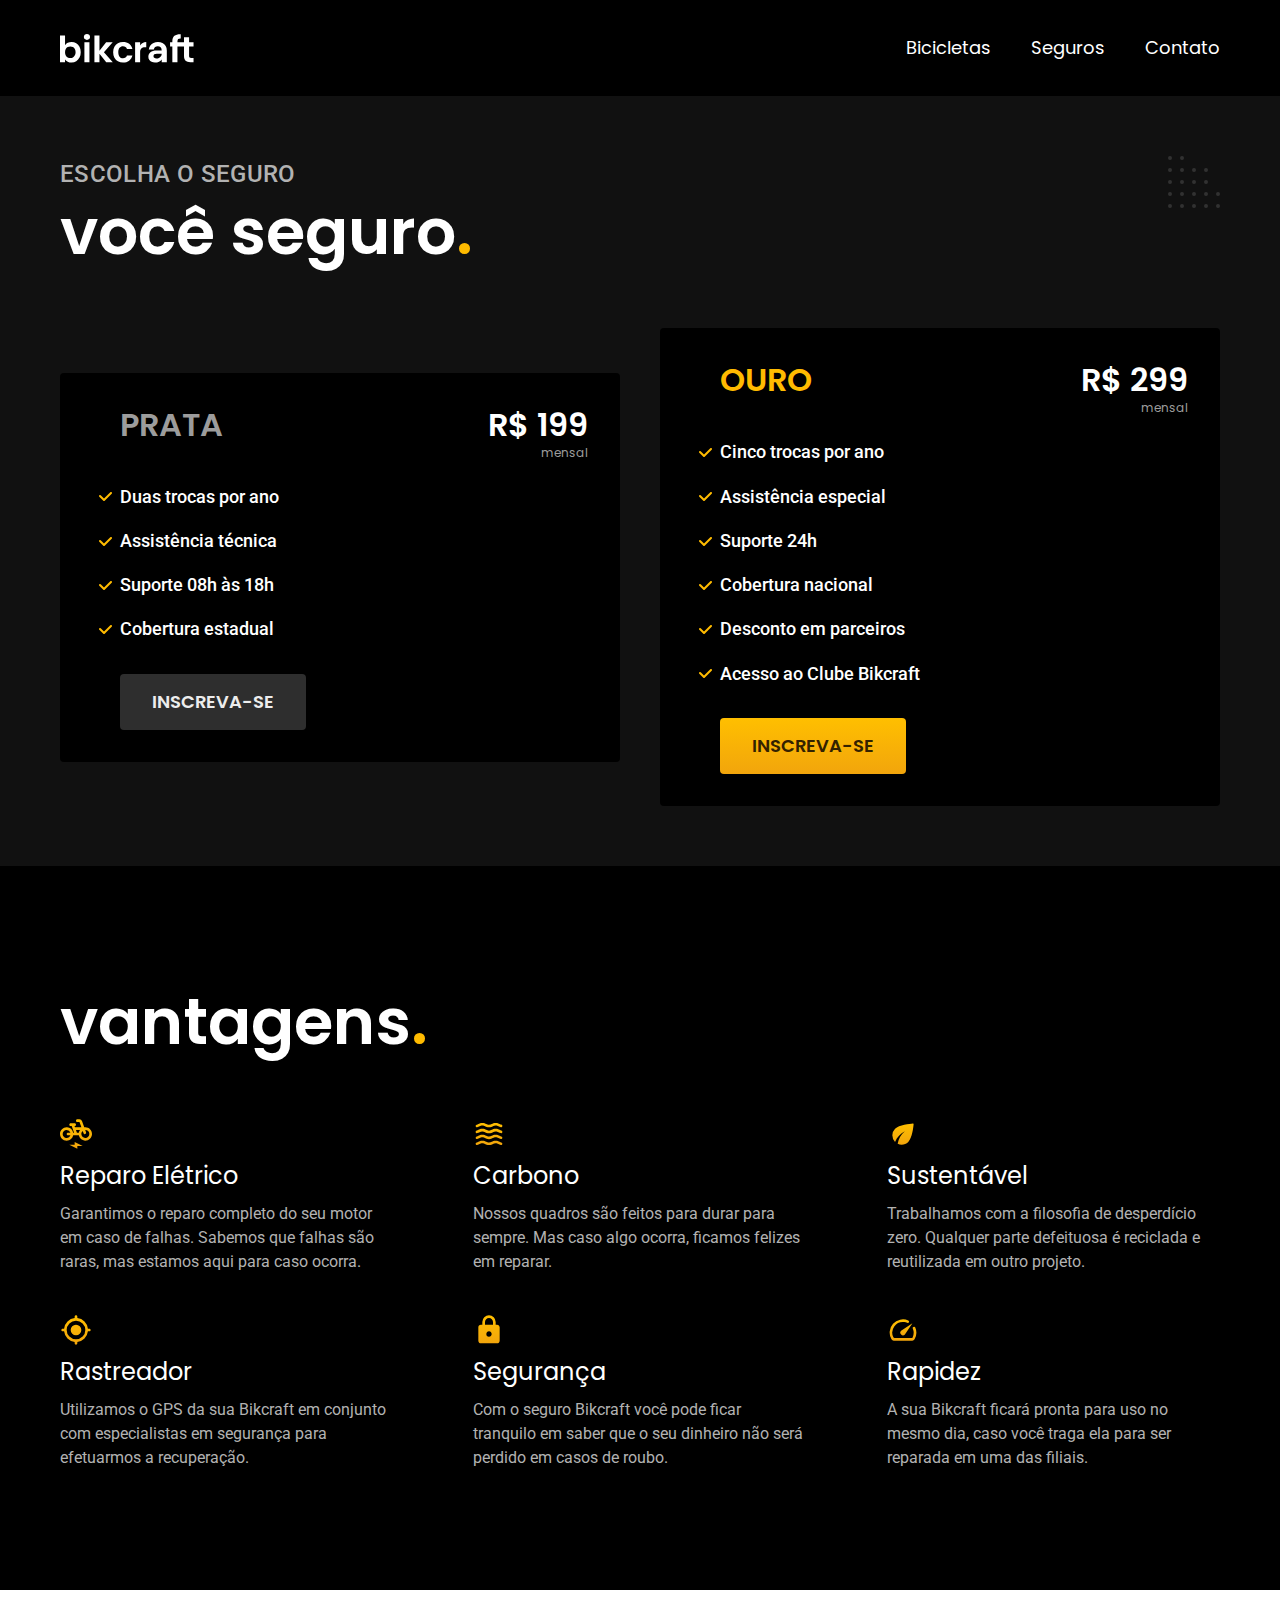
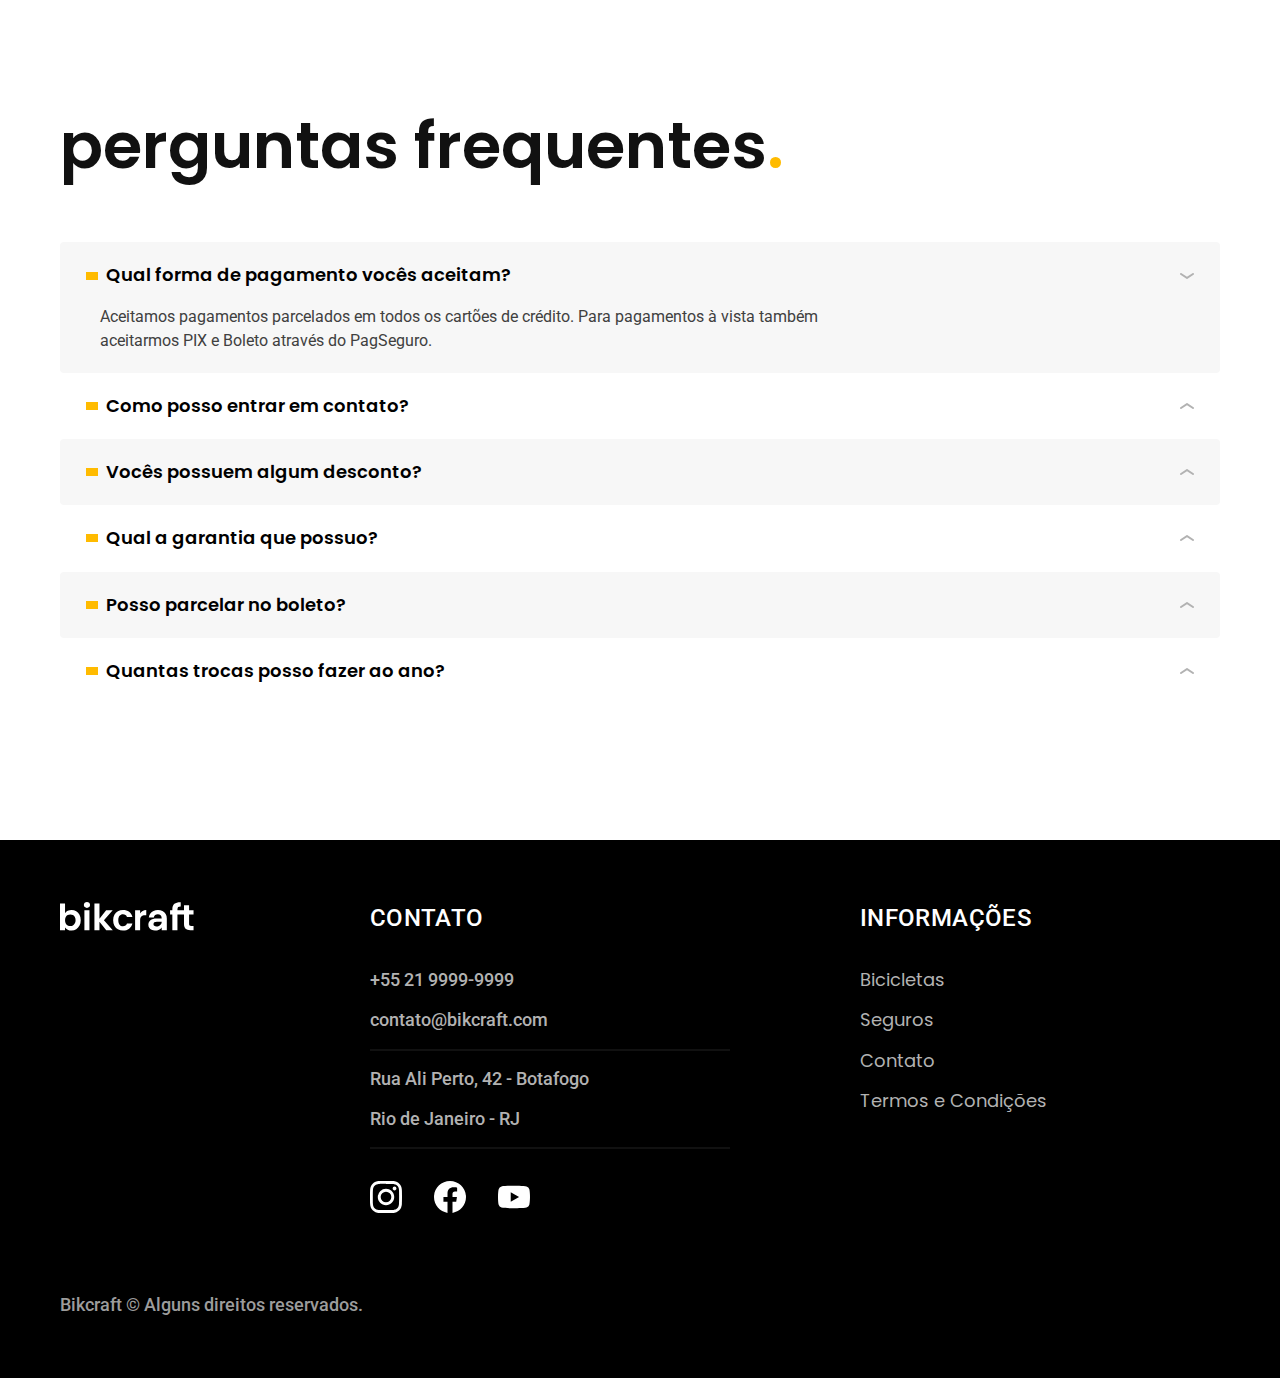
<file: seguros.html>
<!DOCTYPE html>
<html lang="pt-br">

<head>
  <meta charset="UTF-8">
  <meta name="viewport" content="width=device-width, initial-scale=1.0">

  <title>Seguros | Bikcraft</title>
  <meta name="description" content="Seguros.">

  <link rel="icon" href="./favicon.svg" type="image/svg+xml">
  <link rel="preload" href="./css/style.min.css" as="style">
  <link rel="stylesheet" href="./css/style.min.css">
  <script>document.documentElement.classList.add('js')</script>
  <link rel="preconnect" href="https://fonts.googleapis.com">
  <link rel="preconnect" href="https://fonts.gstatic.com" crossorigin>
  <link href="https://fonts.googleapis.com/css2?family=Merriweather:ital,wght@1,900&family=Poppins:wght@400;600&family=Roboto:wght@400;500&display=swap" rel="stylesheet">
</head>


<body id="seguros">
  <header class="header-bg">
    <div class="header container">
      <a href="./">
        <img src="./img/bikcraft.svg" alt="Bikcraft">
      </a>

      <nav aria-label="primaria">
        <ul class="header-menu font-1-m cor-0">
          <li><a href="./bicicletas.html">Bicicletas</a></li>
          <li><a href="./seguros.html">Seguros</a></li>
          <li><a href="./contato.html">Contato</a></li>
        </ul>
      </nav>
    </div>
  </header>

  <main class="seguros-bg">
    <div class="titulo-bg">
      <div class="titulo container">
        <p class="font-2-l-b cor-5">Escolha o seguro</p>
        <h1 class="font-1-xxl cor-0">você seguro<span class="cor-p1">.</span></h1>
      </div>
    </div>

    <div class="seguros container">

      <div class="seguros-item fadeInLeft" data-anime="200">
        <h3 class="font-1-xl cor-6">PRATA</h3>
        <span class="font-1-xl cor-0">R$ 199 <span class="font-1-xs cor-6">mensal</span></span>
        <ul class="font-2-m cor-0">
          <li>Duas trocas por ano</li>
          <li>Assistência técnica</li>
          <li>Suporte 08h às 18h</li>
          <li>Cobertura estadual</li>
        </ul>
        <a class="botao secundario" href="./orcamento.html?tipo=seguro&produto=prata">Inscreva-se</a>
      </div>

      <div class="seguros-item fadeInRight" data-anime="400">
        <h3 class="font-1-xl cor-p1">OURO</h3>
        <span class="font-1-xl cor-0">R$ 299 <span class="font-1-xs cor-6">mensal</span></span>
        <ul class="font-2-m cor-0">
          <li>Cinco trocas por ano</li>
          <li>Assistência especial</li>
          <li>Suporte 24h</li>
          <li>Cobertura nacional</li>
          <li>Desconto em parceiros</li>
          <li>Acesso ao Clube Bikcraft</li>
        </ul>
        <a class="botao" href="./orcamento.html?tipo=seguro&produto=ouro">Inscreva-se</a>
      </div>
    </div>
  </main>

  <article class="vantagens-bg">
    <div class="vantagens container">
      <h2 class="font-1-xxl cor-0">vantagens<span class="cor-p1">.</span></h2>
      <ul>
        <li>
          <img src="./img/icones/eletrica.svg" alt="">
          <h3 class="font-1-l cor-0">Reparo Elétrico</h3>
          <p class="font-2-s cor-5">Garantimos o reparo completo do seu motor em caso de falhas. Sabemos que falhas são raras, mas estamos aqui para caso ocorra.</p>
        </li>
        <li>
          <img src="./img/icones/carbono.svg" alt="">
          <h3 class="font-1-l cor-0">Carbono</h3>
          <p class="font-2-s cor-5">Nossos quadros são feitos para durar para sempre. Mas caso algo ocorra, ficamos felizes em reparar.</p>
        </li>
        <li>
          <img src="./img/icones/sustentavel.svg" alt="">
          <h3 class="font-1-l cor-0">Sustentável</h3>
          <p class="font-2-s cor-5">Trabalhamos com a filosofia de desperdício zero. Qualquer parte defeituosa é reciclada e reutilizada em outro projeto.</p>
        </li>
        <li>
          <img src="./img/icones/rastreador.svg" alt="">
          <h3 class="font-1-l cor-0">Rastreador</h3>
          <p class="font-2-s cor-5">Utilizamos o GPS da sua Bikcraft em conjunto com especialistas em segurança para efetuarmos a recuperação.</p>
        </li>
        <li>
          <img src="./img/icones/seguro.svg" alt="">
          <h3 class="font-1-l cor-0">Segurança</h3>
          <p class="font-2-s cor-5">Com o seguro Bikcraft você pode ficar tranquilo em saber que o seu dinheiro não será perdido em casos de roubo.</p>
        </li>
        <li>
          <img src="./img/icones/velocidade.svg" alt="">
          <h3 class="font-1-l cor-0">Rapidez</h3>
          <p class="font-2-s cor-5">A sua Bikcraft ficará pronta para uso no mesmo dia, caso você traga ela para ser reparada em uma das filiais.</p>
        </li>
      </ul>
    </div>
  </article>

  <article class="perguntas container">
    <h2 class="font-1-xxl">perguntas frequentes<span class="cor-p1">.</span></h2>

    <dl>
      <div>
        <dt><button class="font-1-m-b" aria-controls="pergunta1" aria-expanded="true">Qual forma de pagamento vocês aceitam?</button></dt>
        <dd id="pergunta1" class="font-2-s cor-9 ativa">Aceitamos pagamentos parcelados em todos os cartões de crédito. Para pagamentos à vista também aceitarmos PIX e Boleto através do PagSeguro.</dd>
      </div>
      <div>
        <dt><button class="font-1-m-b" aria-controls="pergunta2" aria-expanded="false">Como posso entrar em contato?</button></dt>
        <dd id="pergunta2" class="font-2-s cor-9">Aceitamos pagamentos parcelados em todos os cartões de crédito. Para pagamentos à vista também aceitarmos PIX e Boleto através do PagSeguro.</dd>
      </div>
      <div>
        <dt><button class="font-1-m-b" aria-controls="pergunta3" aria-expanded="false">Vocês possuem algum desconto?</button></dt>
        <dd id="pergunta3" class="font-2-s cor-9">Aceitamos pagamentos parcelados em todos os cartões de crédito. Para pagamentos à vista também aceitarmos PIX e Boleto através do PagSeguro.</dd>
      </div>
      <div>
        <dt><button class="font-1-m-b" aria-controls="pergunta4" aria-expanded="false">Qual a garantia que possuo?</button></dt>
        <dd id="pergunta4" class="font-2-s cor-9">Aceitamos pagamentos parcelados em todos os cartões de crédito. Para pagamentos à vista também aceitarmos PIX e Boleto através do PagSeguro.</dd>
      </div>
      <div>
        <dt><button class="font-1-m-b" aria-controls="pergunta5" aria-expanded="false">Posso parcelar no boleto?</button></dt>
        <dd id="pergunta5" class="font-2-s cor-9">Aceitamos pagamentos parcelados em todos os cartões de crédito. Para pagamentos à vista também aceitarmos PIX e Boleto através do PagSeguro.</dd>
      </div>
      <div>
        <dt><button class="font-1-m-b" aria-controls="pergunta6" aria-expanded="false">Quantas trocas posso fazer ao ano?</button></dt>
        <dd id="pergunta6" class="font-2-s cor-9">Aceitamos pagamentos parcelados em todos os cartões de crédito. Para pagamentos à vista também aceitarmos PIX e Boleto através do PagSeguro.</dd>
      </div>
    </dl>
  </article>

  <footer class="footer-bg">
    <div class="footer container">
      <img src="./img/bikcraft.svg" alt="Bikcraft">
      <div class="footer-contato">
        <h3 class="font-2-l-b cor-0">Contato</h3>
        <ul class="font-2-m cor-5">
          <li><a href="tel:+552199999999">+55 21 9999-9999</a></li>
          <li><a href="mailto:contato@bikcraft.com">contato@bikcraft.com</a></li>
          <li>Rua Ali Perto, 42 - Botafogo</li>
          <li>Rio de Janeiro - RJ</li>
        </ul>
        <div class="footer-redes">
          <a href="./">
            <img src="./img/redes/instagram.svg" alt="Instagram">
          </a>
          <a href="./">
            <img src="./img/redes/facebook.svg" alt="Facebook">
          </a>
          <a href="./">
            <img src="./img/redes/youtube.svg" alt="Youtube">
          </a>
        </div>
      </div>
      <div class="footer-informacoes">
        <h3 class="font-2-l-b cor-0">Informações</h3>
        <nav>
          <ul class="font-1-m cor-5">
            <li><a href="./bicicletas.html">Bicicletas</a></li>
            <li><a href="./seguros.html">Seguros</a></li>
            <li><a href="./contato.html">Contato</a></li>
            <li><a href="./termos.html">Termos e Condições</a></li>
          </ul>
        </nav>
      </div>
      <p class="footer-copy font-2-m cor-6">Bikcraft © Alguns direitos reservados.</p>
    </div>
  </footer>

  <script src="./js/plugins/simple-anime.js"></script>
  <script src="./js/script.js"></script>
</body>

</html>
</file>
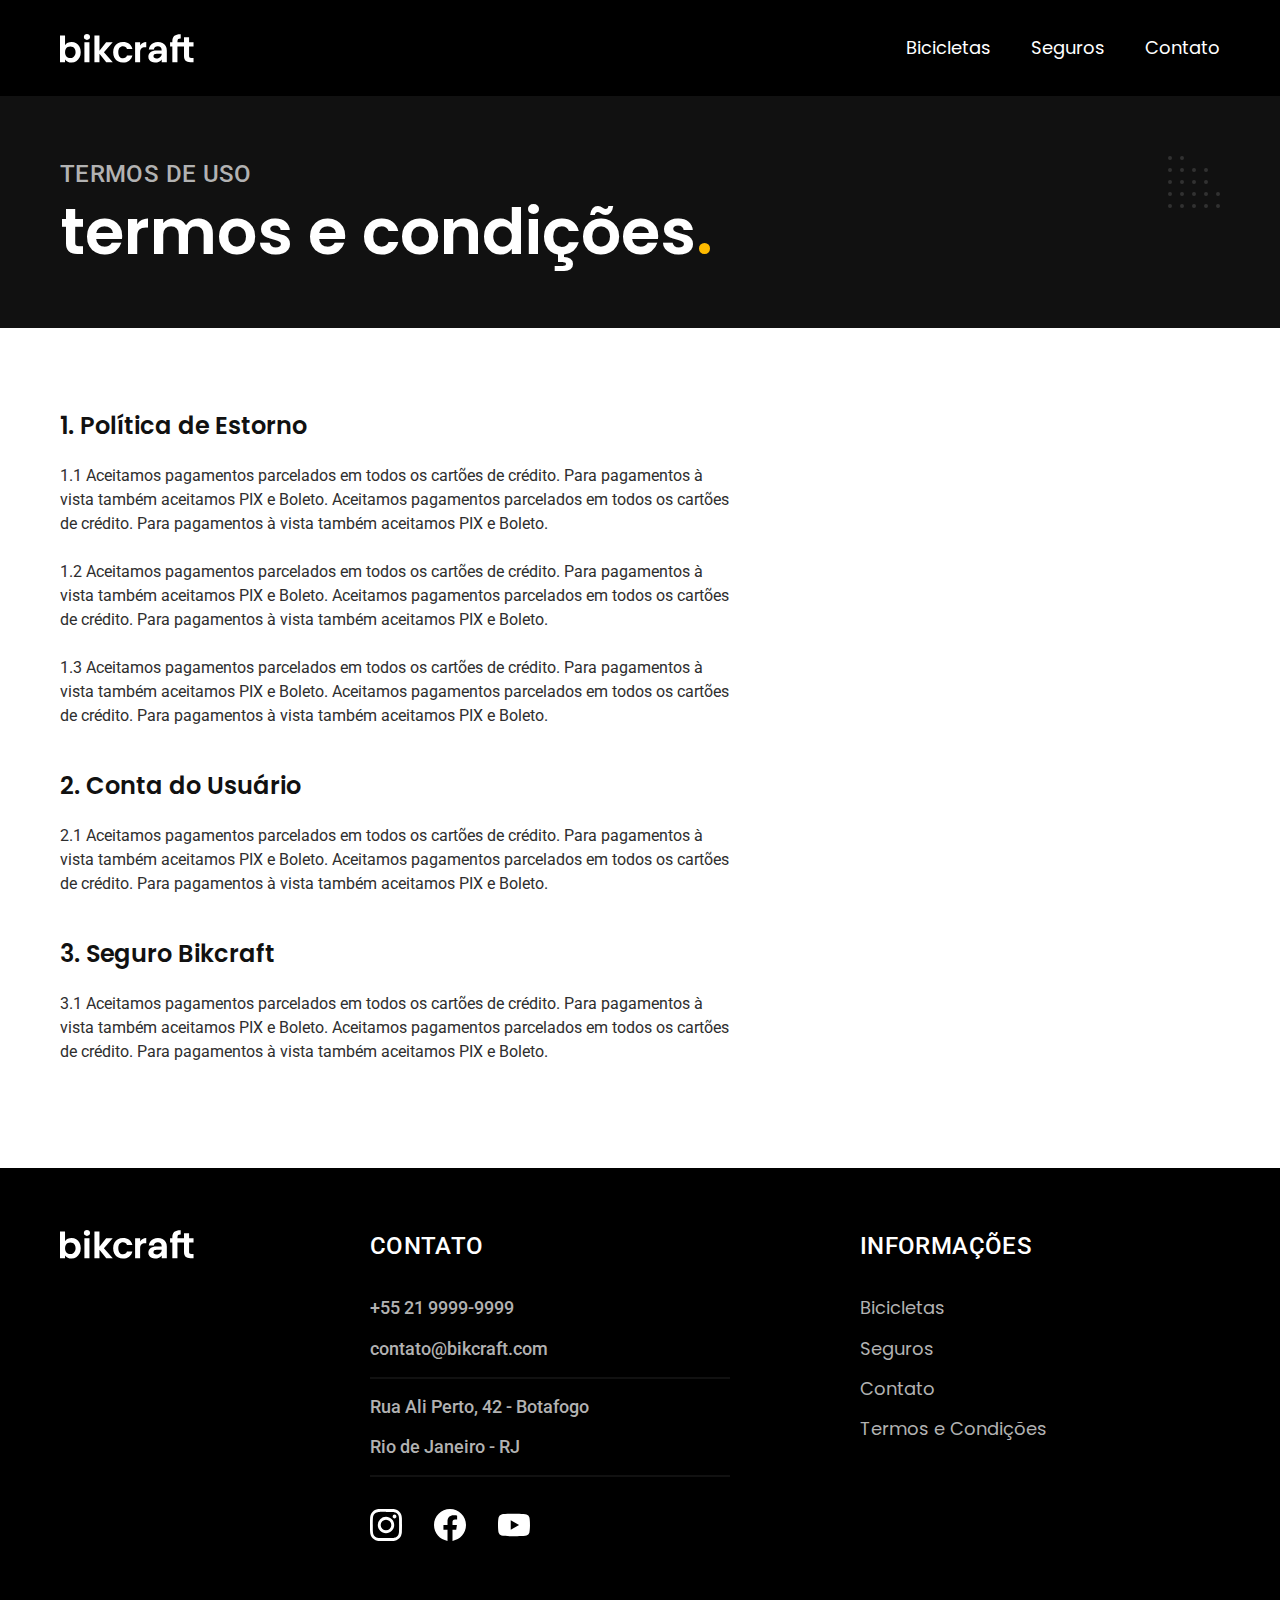
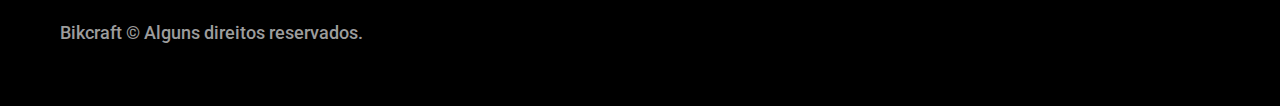
<file: termos.html>
<!DOCTYPE html>
<html lang="pt-br">

<head>
  <meta charset="UTF-8">
  <meta name="viewport" content="width=device-width, initial-scale=1.0">

  <title>Termos e Condições | Bikcraft</title>
  <meta name="description" content="Termos e condições.">

  <link rel="icon" href="./favicon.svg" type="image/svg+xml">
  <link rel="preload" href="./css/style.min.css" as="style">
  <link rel="stylesheet" href="./css/style.min.css">
  <script>document.documentElement.classList.add('js')</script>
  <link rel="preconnect" href="https://fonts.googleapis.com">
  <link rel="preconnect" href="https://fonts.gstatic.com" crossorigin>
  <link href="https://fonts.googleapis.com/css2?family=Merriweather:ital,wght@1,900&family=Poppins:wght@400;600&family=Roboto:wght@400;500&display=swap" rel="stylesheet">
</head>


<body id="termos">
  <header class="header-bg">
    <div class="header container">
      <a href="./">
        <img src="./img/bikcraft.svg" alt="Bikcraft">
      </a>

      <nav aria-label="primaria">
        <ul class="header-menu font-1-m cor-0">
          <li><a href="./bicicletas.html">Bicicletas</a></li>
          <li><a href="./seguros.html">Seguros</a></li>
          <li><a href="./contato.html">Contato</a></li>
        </ul>
      </nav>
    </div>
  </header>

  <main>
    <div class="titulo-bg">
      <div class="titulo container">
        <p class="font-2-l-b cor-5">Termos de uso</p>
        <h1 class="font-1-xxl cor-0">termos e condições<span class="cor-p1">.</span></h1>
      </div>
    </div>

    <div class="termos font-2-s cor-10 container">
      <h2 class="font-1-l cor-11">1. Política de Estorno</h2>
      <p>1.1 Aceitamos pagamentos parcelados em todos os cartões de crédito. Para pagamentos à vista também aceitamos PIX e Boleto. Aceitamos pagamentos parcelados em todos os cartões de crédito. Para pagamentos à vista também aceitamos PIX e Boleto.</p>
      <p>1.2 Aceitamos pagamentos parcelados em todos os cartões de crédito. Para pagamentos à vista também aceitamos PIX e Boleto. Aceitamos pagamentos parcelados em todos os cartões de crédito. Para pagamentos à vista também aceitamos PIX e Boleto.</p>
      <p>1.3 Aceitamos pagamentos parcelados em todos os cartões de crédito. Para pagamentos à vista também aceitamos PIX e Boleto. Aceitamos pagamentos parcelados em todos os cartões de crédito. Para pagamentos à vista também aceitamos PIX e Boleto.</p>
      <h2 class="font-1-l cor-11">2. Conta do Usuário</h2>
      <p>2.1 Aceitamos pagamentos parcelados em todos os cartões de crédito. Para pagamentos à vista também aceitamos PIX e Boleto. Aceitamos pagamentos parcelados em todos os cartões de crédito. Para pagamentos à vista também aceitamos PIX e Boleto.</p>
      <h2 class="font-1-l cor-11">3. Seguro Bikcraft</h2>
      <p>3.1 Aceitamos pagamentos parcelados em todos os cartões de crédito. Para pagamentos à vista também aceitamos PIX e Boleto. Aceitamos pagamentos parcelados em todos os cartões de crédito. Para pagamentos à vista também aceitamos PIX e Boleto.</p>
    </div>
  </main>

  <footer class="footer-bg">
    <div class="footer container">
      <img src="./img/bikcraft.svg" alt="Bikcraft">
      <div class="footer-contato">
        <h3 class="font-2-l-b cor-0">Contato</h3>
        <ul class="font-2-m cor-5">
          <li><a href="tel:+552199999999">+55 21 9999-9999</a></li>
          <li><a href="mailto:contato@bikcraft.com">contato@bikcraft.com</a></li>
          <li>Rua Ali Perto, 42 - Botafogo</li>
          <li>Rio de Janeiro - RJ</li>
        </ul>
        <div class="footer-redes">
          <a href="./">
            <img src="./img/redes/instagram.svg" alt="Instagram">
          </a>
          <a href="./">
            <img src="./img/redes/facebook.svg" alt="Facebook">
          </a>
          <a href="./">
            <img src="./img/redes/youtube.svg" alt="Youtube">
          </a>
        </div>
      </div>
      <div class="footer-informacoes">
        <h3 class="font-2-l-b cor-0">Informações</h3>
        <nav>
          <ul class="font-1-m cor-5">
            <li><a href="./bicicletas.html">Bicicletas</a></li>
            <li><a href="./seguros.html">Seguros</a></li>
            <li><a href="./contato.html">Contato</a></li>
            <li><a href="./termos.html">Termos e Condições</a></li>
          </ul>
        </nav>
      </div>
      <p class="footer-copy font-2-m cor-6">Bikcraft © Alguns direitos reservados.</p>
    </div>
  </footer>
  <script src="./js/script.js"></script>
</body>

</html>
</file>
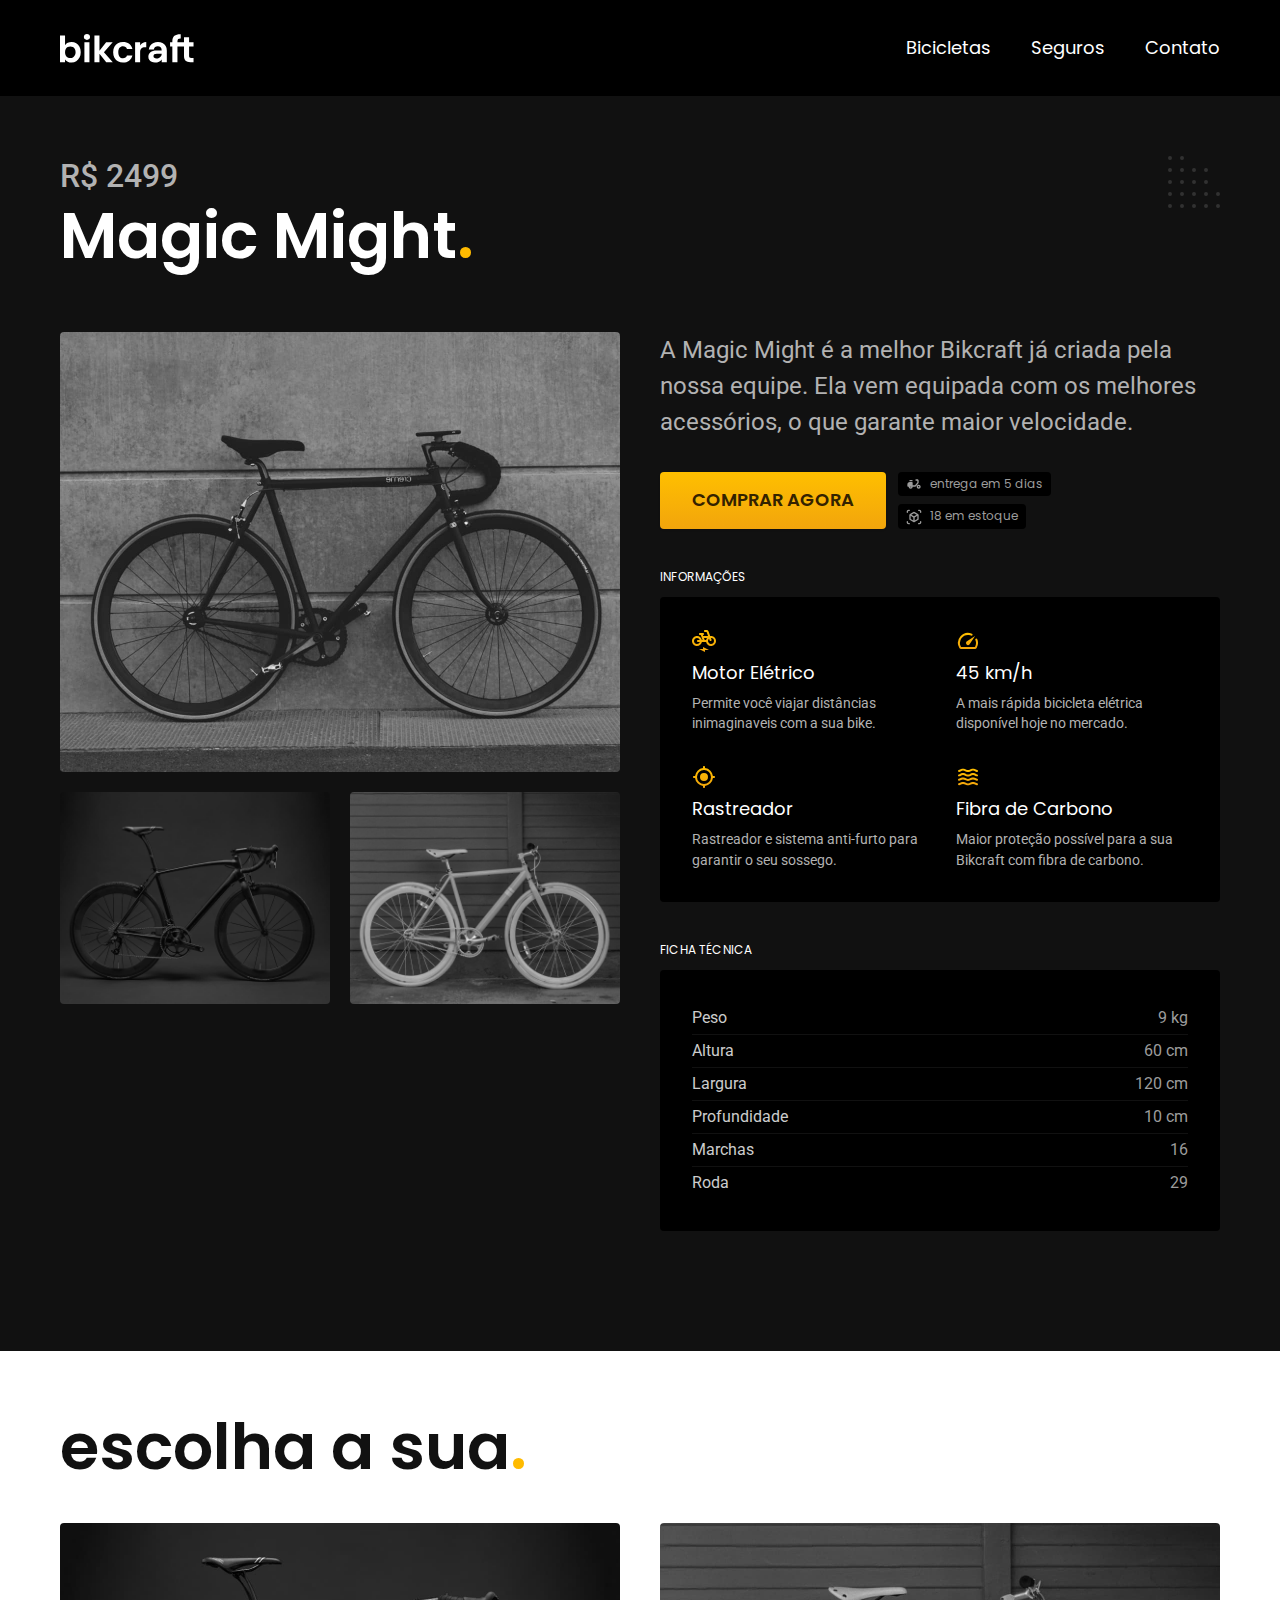
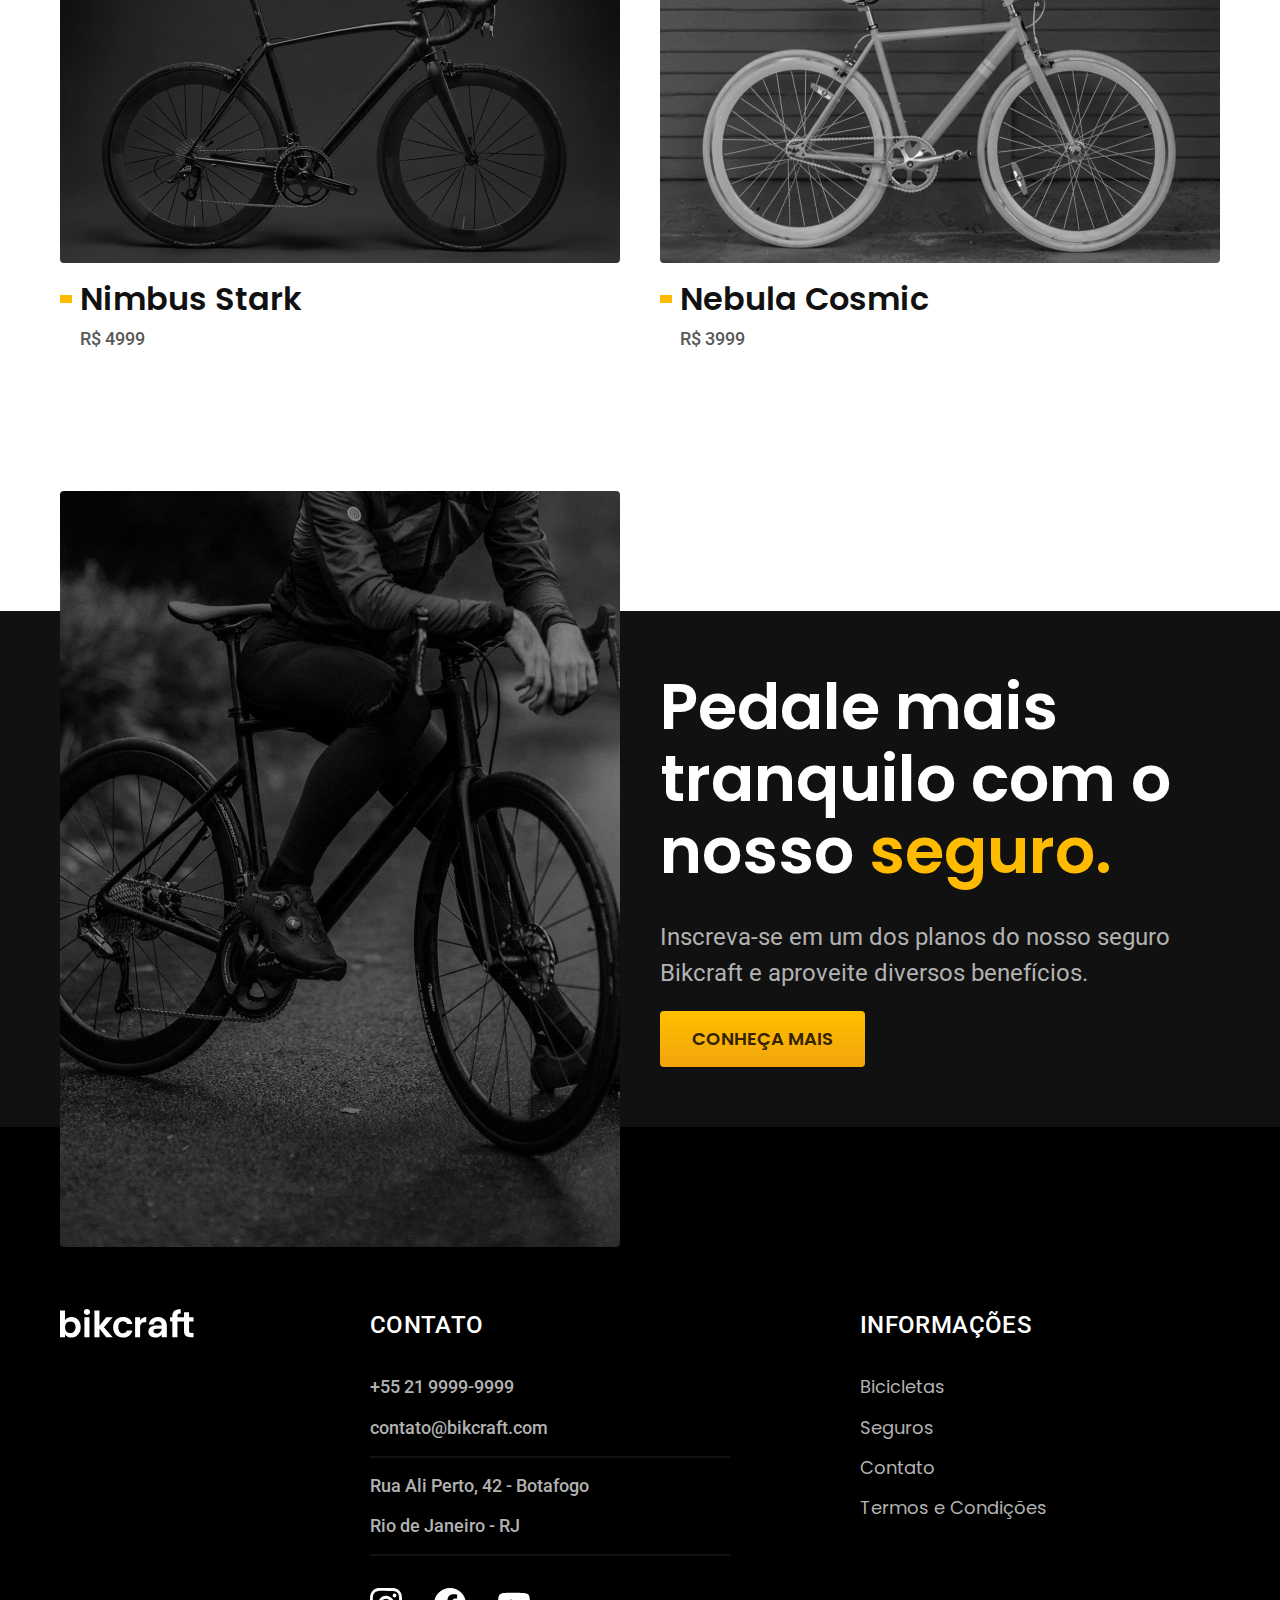
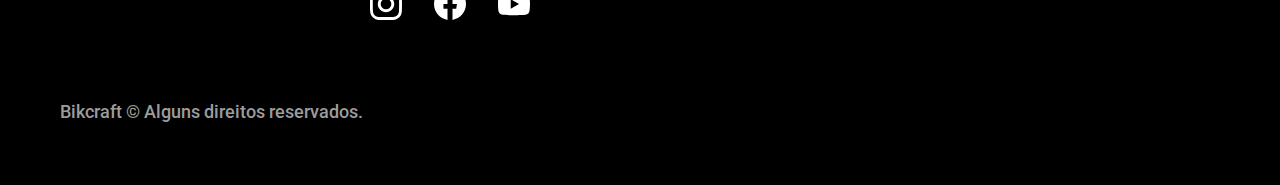
<file: bicicletas/magic.html>
<!DOCTYPE html>
<html lang="pt-br">

<head>
  <meta charset="UTF-8">
  <meta name="viewport" content="width=device-width, initial-scale=1.0">

  <title>Magic | Bikcraft</title>
  <meta name="description" content="Magic.">
  <link rel="icon" href="../favicon.svg" type="image/svg+xml">
  <link rel="preload" href="../css/style.min.css" as="style">
  <link rel="stylesheet" href="../css/style.min.css">

  <script>document.documentElement.classList.add('js')</script>
  <link rel="preconnect" href="https://fonts.googleapis.com">
  <link rel="preconnect" href="https://fonts.gstatic.com" crossorigin>
  <link href="https://fonts.googleapis.com/css2?family=Merriweather:ital,wght@1,900&family=Poppins:wght@400;600&family=Roboto:wght@400;500&display=swap" rel="stylesheet">
</head>



<body id="bicicleta">
  <header class="header-bg">
    <div class="header container">
      <a href="../">
        <img src="../img/bikcraft.svg" alt="Bikcraft">
      </a>

      <nav aria-label="primaria">
        <ul class="header-menu font-1-m cor-0">
          <li><a href="../bicicletas.html">Bicicletas</a></li>
          <li><a href="../seguros.html">Seguros</a></li>
          <li><a href="../contato.html">Contato</a></li>
        </ul>
      </nav>
    </div>
  </header>

  <main class="titulo-bg">
    <div>
      <div class="titulo container">
        <p class="font-2-xl cor-5">R$ 2499</p>
        <h1 class="font-1-xxl cor-0">Magic Might<span class="cor-p1">.</span></h1>
      </div>
    </div>
    <div class="bicicleta container">
      <div class="bicicleta-imagens">
        <img src="../img/bicicleta/nimbus2.jpg" alt="Bicicleta 1">
        <img src="../img/bicicleta/nimbus1.jpg" alt="Bicicleta 2">
        <img src="../img/bicicleta/nimbus3.jpg" alt="Bicicleta 3">
      </div>
      <div class="bicicleta-conteudo">
        <p class="font-2-l cor-5">A Magic Might é a melhor Bikcraft já criada pela nossa equipe. Ela vem equipada com os melhores acessórios, o que garante maior velocidade.</p>
        <div class="bicicleta-comprar">
          <a class="botao" href="../orcamento.html?tipo=bikcraft&produto=magic">Comprar Agora</a>
          <span class="font-1-xs cor-6"><img src="../img/icones/entrega.svg" alt=""> entrega em 5 dias</span>
          <span class="font-1-xs cor-6"><img src="../img/icones/estoque.svg" alt=""> 18 em estoque</span>
        </div>

        <h2 class="font-1-xs cor-0">Informações</h2>
        <ul class="bicicleta-informacoes">
          <li>
            <img src="../img/icones/eletrica.svg" alt="">
            <h3 class="font-1-m cor-0">Motor Elétrico</h3>
            <p class="font-2-xs cor-5">Permite você viajar distâncias inimaginaveis com a sua bike.</p>
          </li>
          <li>
            <img src="../img/icones/velocidade.svg" alt="">
            <h3 class="font-1-m cor-0">45 km/h</h3>
            <p class="font-2-xs cor-5">A mais rápida bicicleta elétrica disponível hoje no mercado.</p>
          </li>
          <li>
            <img src="../img/icones/rastreador.svg" alt="">
            <h3 class="font-1-m cor-0">Rastreador</h3>
            <p class="font-2-xs cor-5">Rastreador e sistema anti-furto para garantir o seu sossego.</p>
          </li>
          <li>
            <img src="../img/icones/carbono.svg" alt="">
            <h3 class="font-1-m cor-0">Fibra de Carbono</h3>
            <p class="font-2-xs cor-5">Maior proteção possível para a sua Bikcraft com fibra de carbono.</p>
          </li>
        </ul>
        <h2 class="font-1-xs cor-0">Ficha Técnica</h2>
        <ul class="bicicleta-ficha font-2-s cor-4">
          <li>Peso <span>9 kg</span></li>
          <li>Altura <span>60 cm</span></li>
          <li>Largura <span>120 cm</span></li>
          <li>Profundidade <span>10 cm</span></li>
          <li>Marchas <span>16</span></li>
          <li>Roda <span>29</span></li>
        </ul>
      </div>
    </div>
  </main>

  <article class="bicicletas-lista container">
    <h2 class="font-1-xxl">escolha a sua<span class="cor-p1">.</span></h2>

    <ul>
      <li>
        <a href="./nimbus.html">
          <img src="../img/bicicletas/nimbus.jpg" alt="Bicicleta preta">
          <h3 class="font-1-xl">Nimbus Stark</h3>
          <span class="font-2-m cor-8">R$ 4999</span>
        </a>
      </li>
      <li>
        <a href="./nebula.html">
          <img src="../img/bicicletas/nebula.jpg" alt="Bicicleta preta">
          <h3 class="font-1-xl">Nebula Cosmic</h3>
          <span class="font-2-m cor-8">R$ 3999</span>
        </a>
      </li>
    </ul>
  </article>

  <article class="seguro-bg">
    <div class="seguro container">
      <div class="seguro-imagem">
        <img src="../img/fotos/seguros.jpg" alt="Pessoa parada em cima de uma bicicleta.">
      </div>
      <div class="seguro-conteudo">
        <h2 class="font-1-xxl cor-0">Pedale mais tranquilo com o nosso <span class="cor-p1">seguro.</span></h2>
        <p class="font-2-l cor-5">Inscreva-se em um dos planos do nosso seguro Bikcraft e aproveite diversos benefícios.</p>
        <a class="botao" href="../seguros.html">Conheça Mais</a>
      </div>
    </div>
  </article>

  <footer class="footer-bg">
    <div class="footer container">
      <img src="../img/bikcraft.svg" alt="Bikcraft">
      <div class="footer-contato">
        <h3 class="font-2-l-b cor-0">Contato</h3>
        <ul class="font-2-m cor-5">
          <li><a href="tel:+552199999999">+55 21 9999-9999</a></li>
          <li><a href="mailto:contato@bikcraft.com">contato@bikcraft.com</a></li>
          <li>Rua Ali Perto, 42 - Botafogo</li>
          <li>Rio de Janeiro - RJ</li>
        </ul>
        <div class="footer-redes">
          <a href="../">
            <img src="../img/redes/instagram.svg" alt="Instagram">
          </a>
          <a href="../">
            <img src="../img/redes/facebook.svg" alt="Facebook">
          </a>
          <a href="../">
            <img src="../img/redes/youtube.svg" alt="Youtube">
          </a>
        </div>
      </div>
      <div class="footer-informacoes">
        <h3 class="font-2-l-b cor-0">Informações</h3>
        <nav>
          <ul class="font-1-m cor-5">
            <li><a href="../bicicletas.html">Bicicletas</a></li>
            <li><a href="../seguros.html">Seguros</a></li>
            <li><a href="../contato.html">Contato</a></li>
            <li><a href="../termos.html">Termos e Condições</a></li>
          </ul>
        </nav>
      </div>
      <p class="footer-copy font-2-m cor-6">Bikcraft © Alguns direitos reservados.</p>
    </div>
  </footer>
  <script src="../js/script.js"></script>
</body>

</html>
</file>
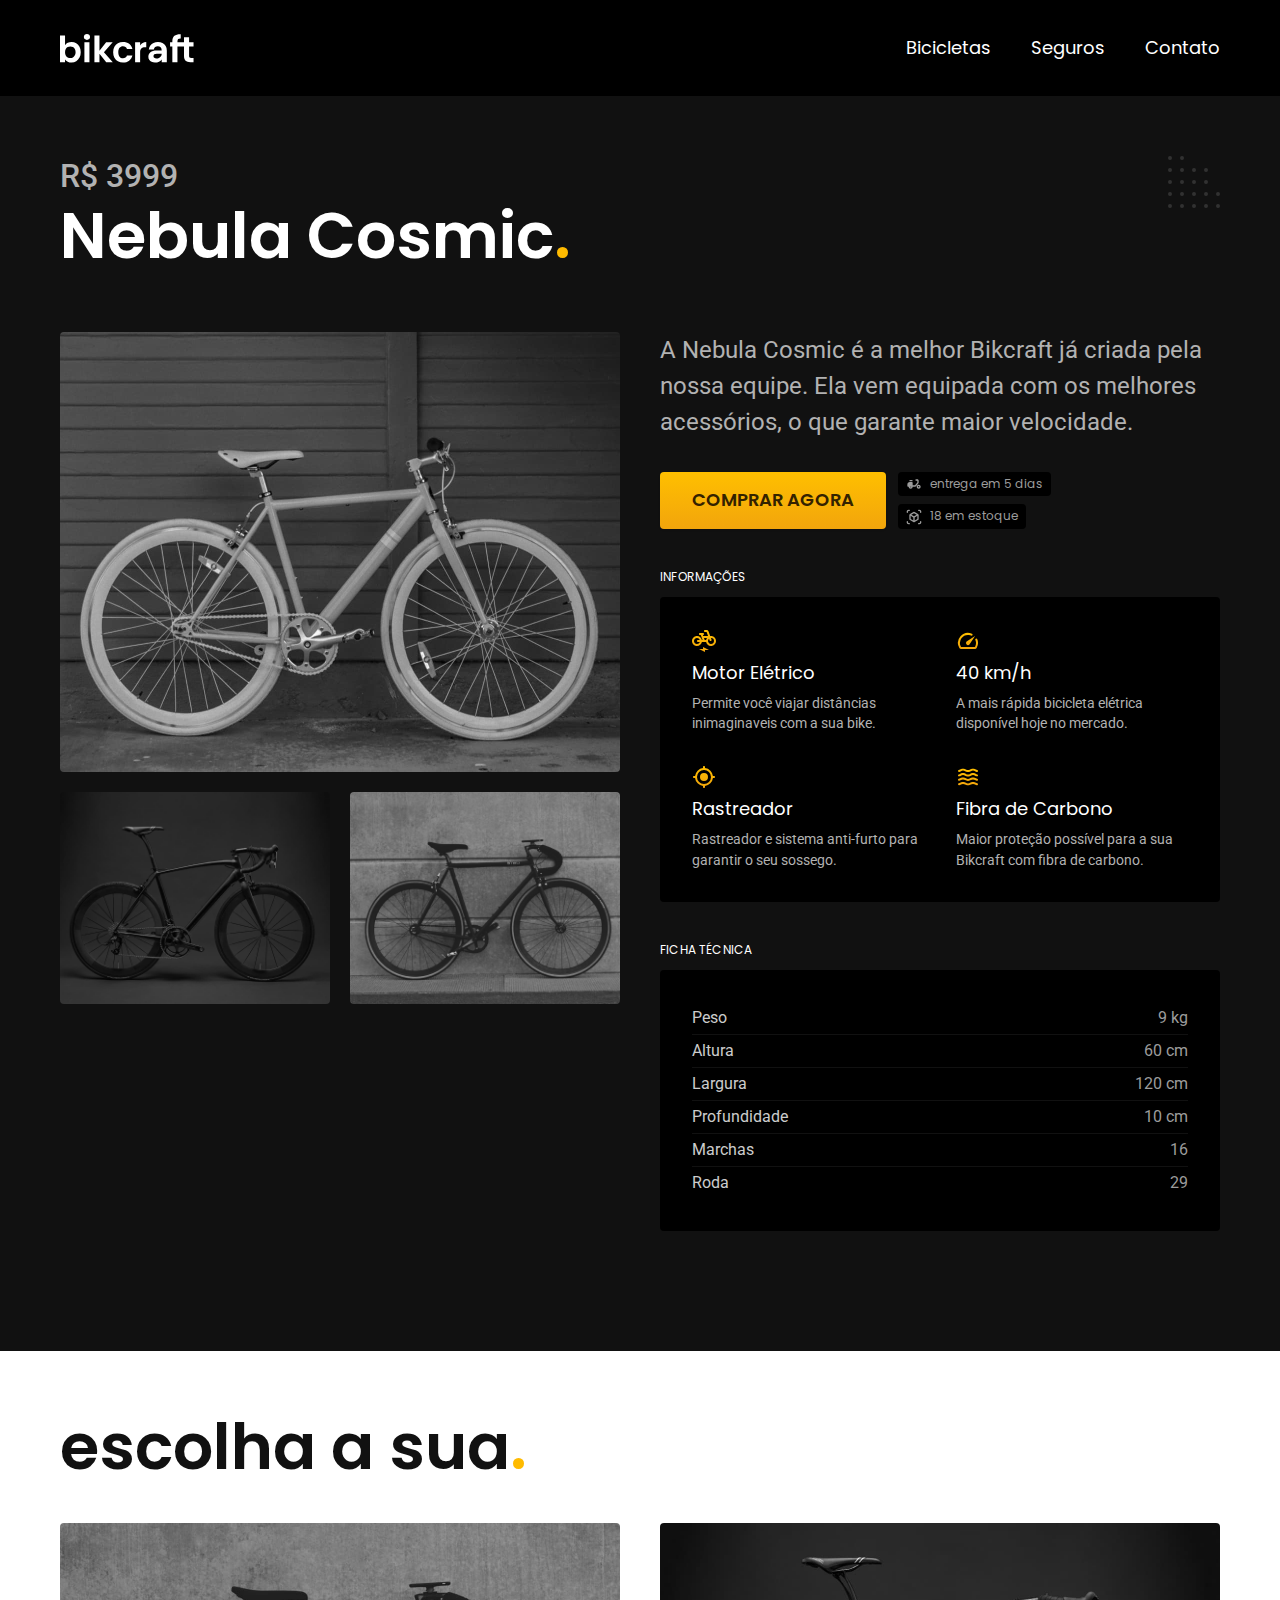
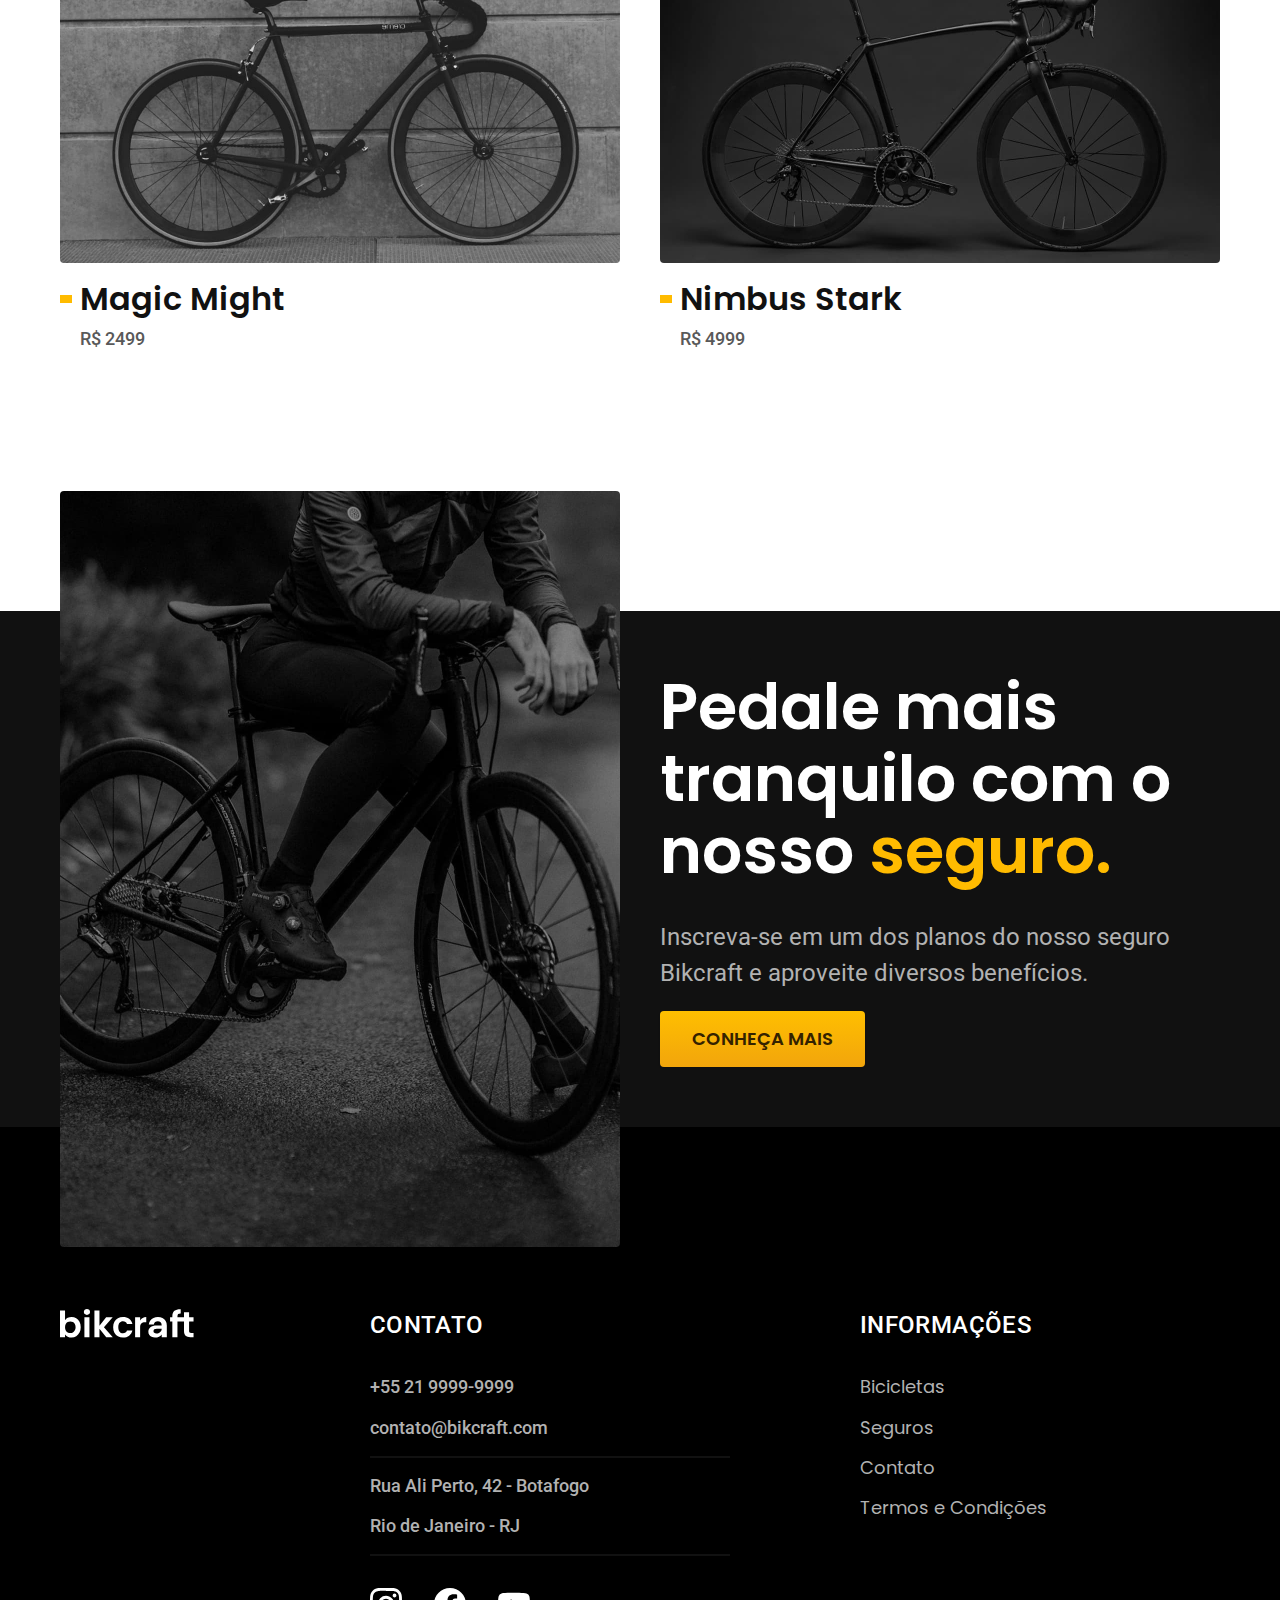
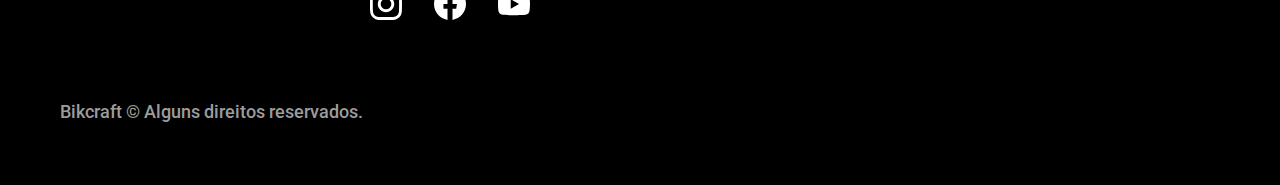
<file: bicicletas/nebula.html>
<!DOCTYPE html>
<html lang="pt-br">

<head>
  <meta charset="UTF-8">
  <meta name="viewport" content="width=device-width, initial-scale=1.0">

  <title>Nebula | Bikcraft</title>
  <meta name="description" content="Nebula.">
  <link rel="icon" href="../favicon.svg" type="image/svg+xml">
  <link rel="preload" href="../css/style.min.css" as="style">
  <link rel="stylesheet" href="../css/style.min.css">
  <script>document.documentElement.classList.add('js')</script>
  <link rel="preconnect" href="https://fonts.googleapis.com">
  <link rel="preconnect" href="https://fonts.gstatic.com" crossorigin>
  <link href="https://fonts.googleapis.com/css2?family=Merriweather:ital,wght@1,900&family=Poppins:wght@400;600&family=Roboto:wght@400;500&display=swap" rel="stylesheet">
</head>


<body id="bicicleta">
  <header class="header-bg">
    <div class="header container">
      <a href="../">
        <img src="../img/bikcraft.svg" alt="Bikcraft">
      </a>

      <nav aria-label="primaria">
        <ul class="header-menu font-1-m cor-0">
          <li><a href="../bicicletas.html">Bicicletas</a></li>
          <li><a href="../seguros.html">Seguros</a></li>
          <li><a href="../contato.html">Contato</a></li>
        </ul>
      </nav>
    </div>
  </header>

  <main class="titulo-bg">
    <div>
      <div class="titulo container">
        <p class="font-2-xl cor-5">R$ 3999</p>
        <h1 class="font-1-xxl cor-0">Nebula Cosmic<span class="cor-p1">.</span></h1>
      </div>
    </div>
    <div class="bicicleta container">
      <div class="bicicleta-imagens">
        <img src="../img/bicicleta/nimbus3.jpg" alt="Bicicleta 1">
        <img src="../img/bicicleta/nimbus1.jpg" alt="Bicicleta 2">
        <img src="../img/bicicleta/nimbus2.jpg" alt="Bicicleta 3">
      </div>
      <div class="bicicleta-conteudo">
        <p class="font-2-l cor-5">A Nebula Cosmic é a melhor Bikcraft já criada pela nossa equipe. Ela vem equipada com os melhores acessórios, o que garante maior velocidade.</p>
        <div class="bicicleta-comprar">
          <a class="botao" href="../orcamento.html?tipo=bikcraft&produto=nebula">Comprar Agora</a>
          <span class="font-1-xs cor-6"><img src="../img/icones/entrega.svg" alt=""> entrega em 5 dias</span>
          <span class="font-1-xs cor-6"><img src="../img/icones/estoque.svg" alt=""> 18 em estoque</span>
        </div>

        <h2 class="font-1-xs cor-0">Informações</h2>
        <ul class="bicicleta-informacoes">
          <li>
            <img src="../img/icones/eletrica.svg" alt="">
            <h3 class="font-1-m cor-0">Motor Elétrico</h3>
            <p class="font-2-xs cor-5">Permite você viajar distâncias inimaginaveis com a sua bike.</p>
          </li>
          <li>
            <img src="../img/icones/velocidade.svg" alt="">
            <h3 class="font-1-m cor-0">40 km/h</h3>
            <p class="font-2-xs cor-5">A mais rápida bicicleta elétrica disponível hoje no mercado.</p>
          </li>
          <li>
            <img src="../img/icones/rastreador.svg" alt="">
            <h3 class="font-1-m cor-0">Rastreador</h3>
            <p class="font-2-xs cor-5">Rastreador e sistema anti-furto para garantir o seu sossego.</p>
          </li>
          <li>
            <img src="../img/icones/carbono.svg" alt="">
            <h3 class="font-1-m cor-0">Fibra de Carbono</h3>
            <p class="font-2-xs cor-5">Maior proteção possível para a sua Bikcraft com fibra de carbono.</p>
          </li>
        </ul>
        <h2 class="font-1-xs cor-0">Ficha Técnica</h2>
        <ul class="bicicleta-ficha font-2-s cor-4">
          <li>Peso <span>9 kg</span></li>
          <li>Altura <span>60 cm</span></li>
          <li>Largura <span>120 cm</span></li>
          <li>Profundidade <span>10 cm</span></li>
          <li>Marchas <span>16</span></li>
          <li>Roda <span>29</span></li>
        </ul>
      </div>
    </div>
  </main>

  <article class="bicicletas-lista container">
    <h2 class="font-1-xxl">escolha a sua<span class="cor-p1">.</span></h2>

    <ul>
      <li>
        <a href="./magic.html">
          <img src="../img/bicicletas/magic.jpg" alt="Bicicleta preta">
          <h3 class="font-1-xl">Magic Might</h3>
          <span class="font-2-m cor-8">R$ 2499</span>
        </a>
      </li>
      <li>
        <a href="./nimbus.html">
          <img src="../img/bicicletas/nimbus.jpg" alt="Bicicleta preta">
          <h3 class="font-1-xl">Nimbus Stark</h3>
          <span class="font-2-m cor-8">R$ 4999</span>
        </a>
      </li>
    </ul>
  </article>

  <article class="seguro-bg">
    <div class="seguro container">
      <div class="seguro-imagem">
        <img src="../img/fotos/seguros.jpg" alt="Pessoa parada em cima de uma bicicleta.">
      </div>
      <div class="seguro-conteudo">
        <h2 class="font-1-xxl cor-0">Pedale mais tranquilo com o nosso <span class="cor-p1">seguro.</span></h2>
        <p class="font-2-l cor-5">Inscreva-se em um dos planos do nosso seguro Bikcraft e aproveite diversos benefícios.</p>
        <a class="botao" href="../seguros.html">Conheça Mais</a>
      </div>
    </div>
  </article>

  <footer class="footer-bg">
    <div class="footer container">
      <img src="../img/bikcraft.svg" alt="Bikcraft">
      <div class="footer-contato">
        <h3 class="font-2-l-b cor-0">Contato</h3>
        <ul class="font-2-m cor-5">
          <li><a href="tel:+552199999999">+55 21 9999-9999</a></li>
          <li><a href="mailto:contato@bikcraft.com">contato@bikcraft.com</a></li>
          <li>Rua Ali Perto, 42 - Botafogo</li>
          <li>Rio de Janeiro - RJ</li>
        </ul>
        <div class="footer-redes">
          <a href="../">
            <img src="../img/redes/instagram.svg" alt="Instagram">
          </a>
          <a href="../">
            <img src="../img/redes/facebook.svg" alt="Facebook">
          </a>
          <a href="../">
            <img src="../img/redes/youtube.svg" alt="Youtube">
          </a>
        </div>
      </div>
      <div class="footer-informacoes">
        <h3 class="font-2-l-b cor-0">Informações</h3>
        <nav>
          <ul class="font-1-m cor-5">
            <li><a href="../bicicletas.html">Bicicletas</a></li>
            <li><a href="../seguros.html">Seguros</a></li>
            <li><a href="../contato.html">Contato</a></li>
            <li><a href="../termos.html">Termos e Condições</a></li>
          </ul>
        </nav>
      </div>
      <p class="footer-copy font-2-m cor-6">Bikcraft © Alguns direitos reservados.</p>
    </div>
  </footer>
  <script src="../js/script.js"></script>
</body>

</html>
</file>
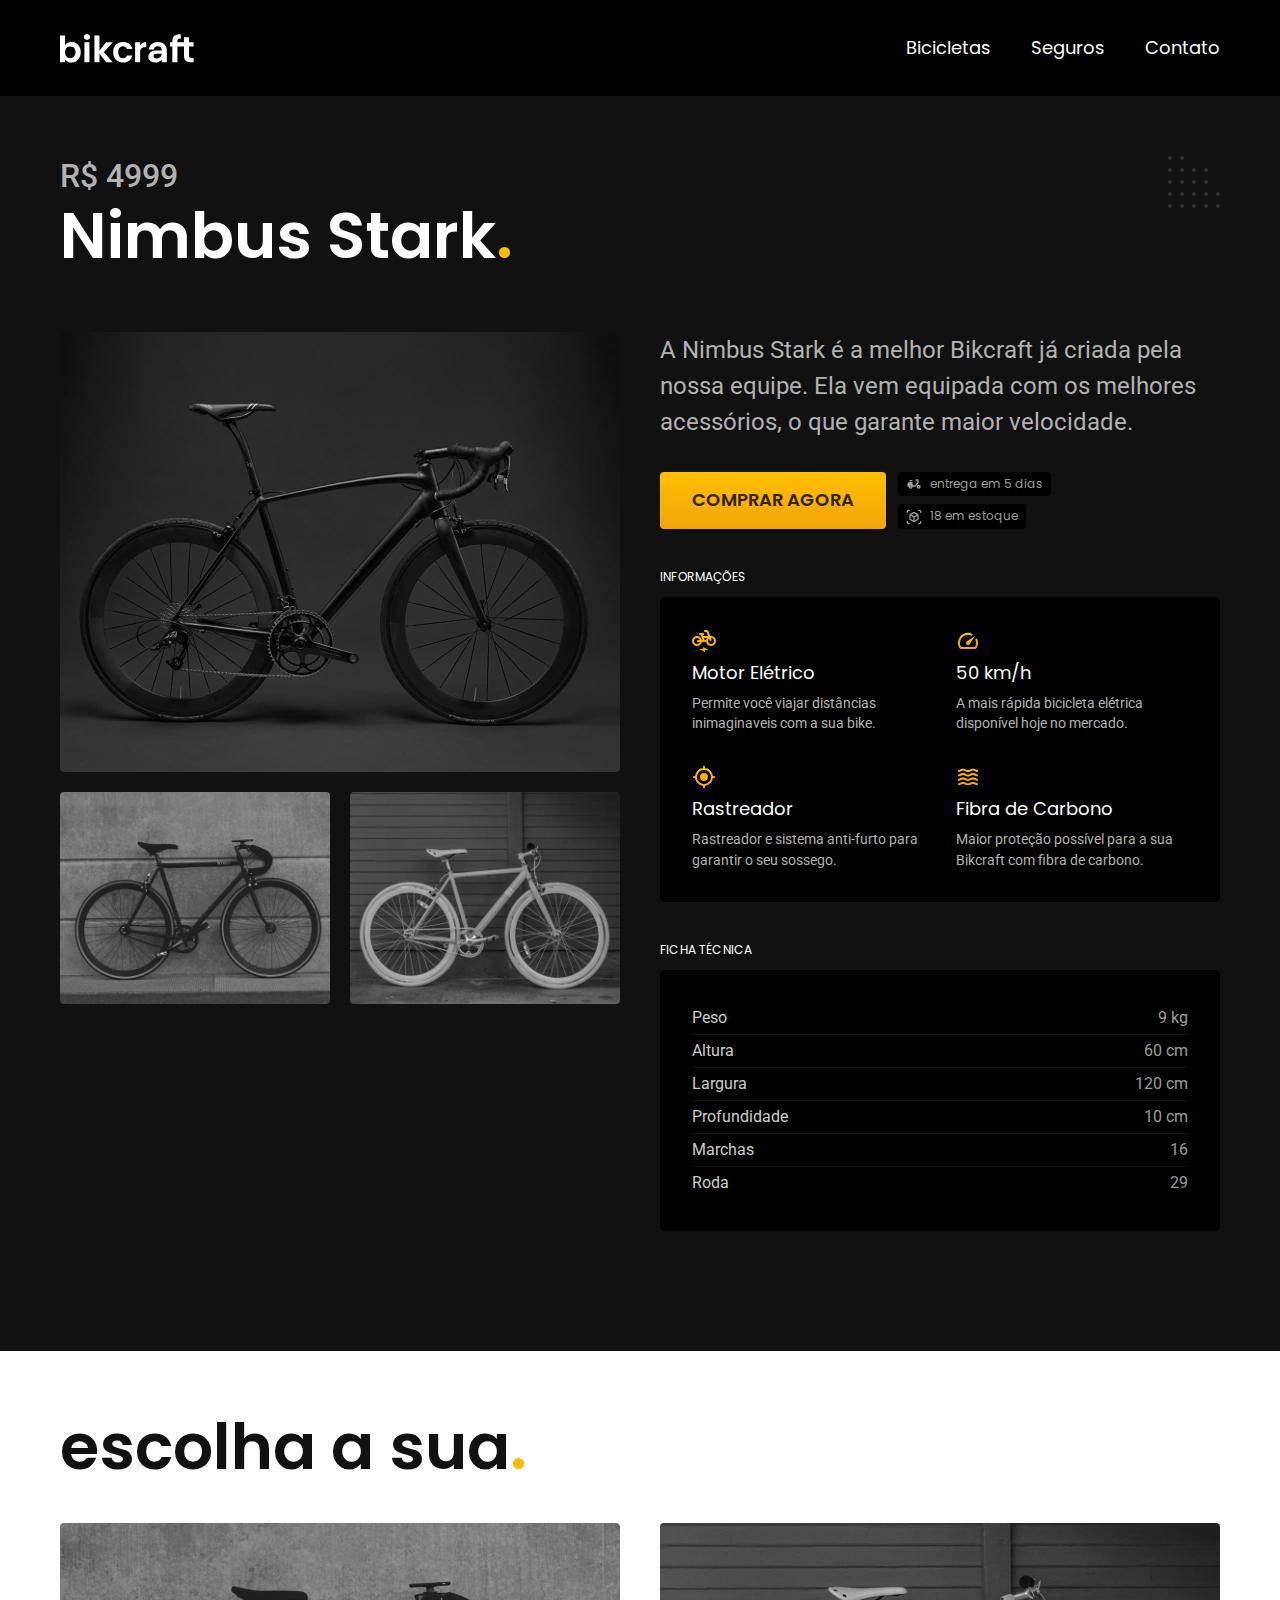
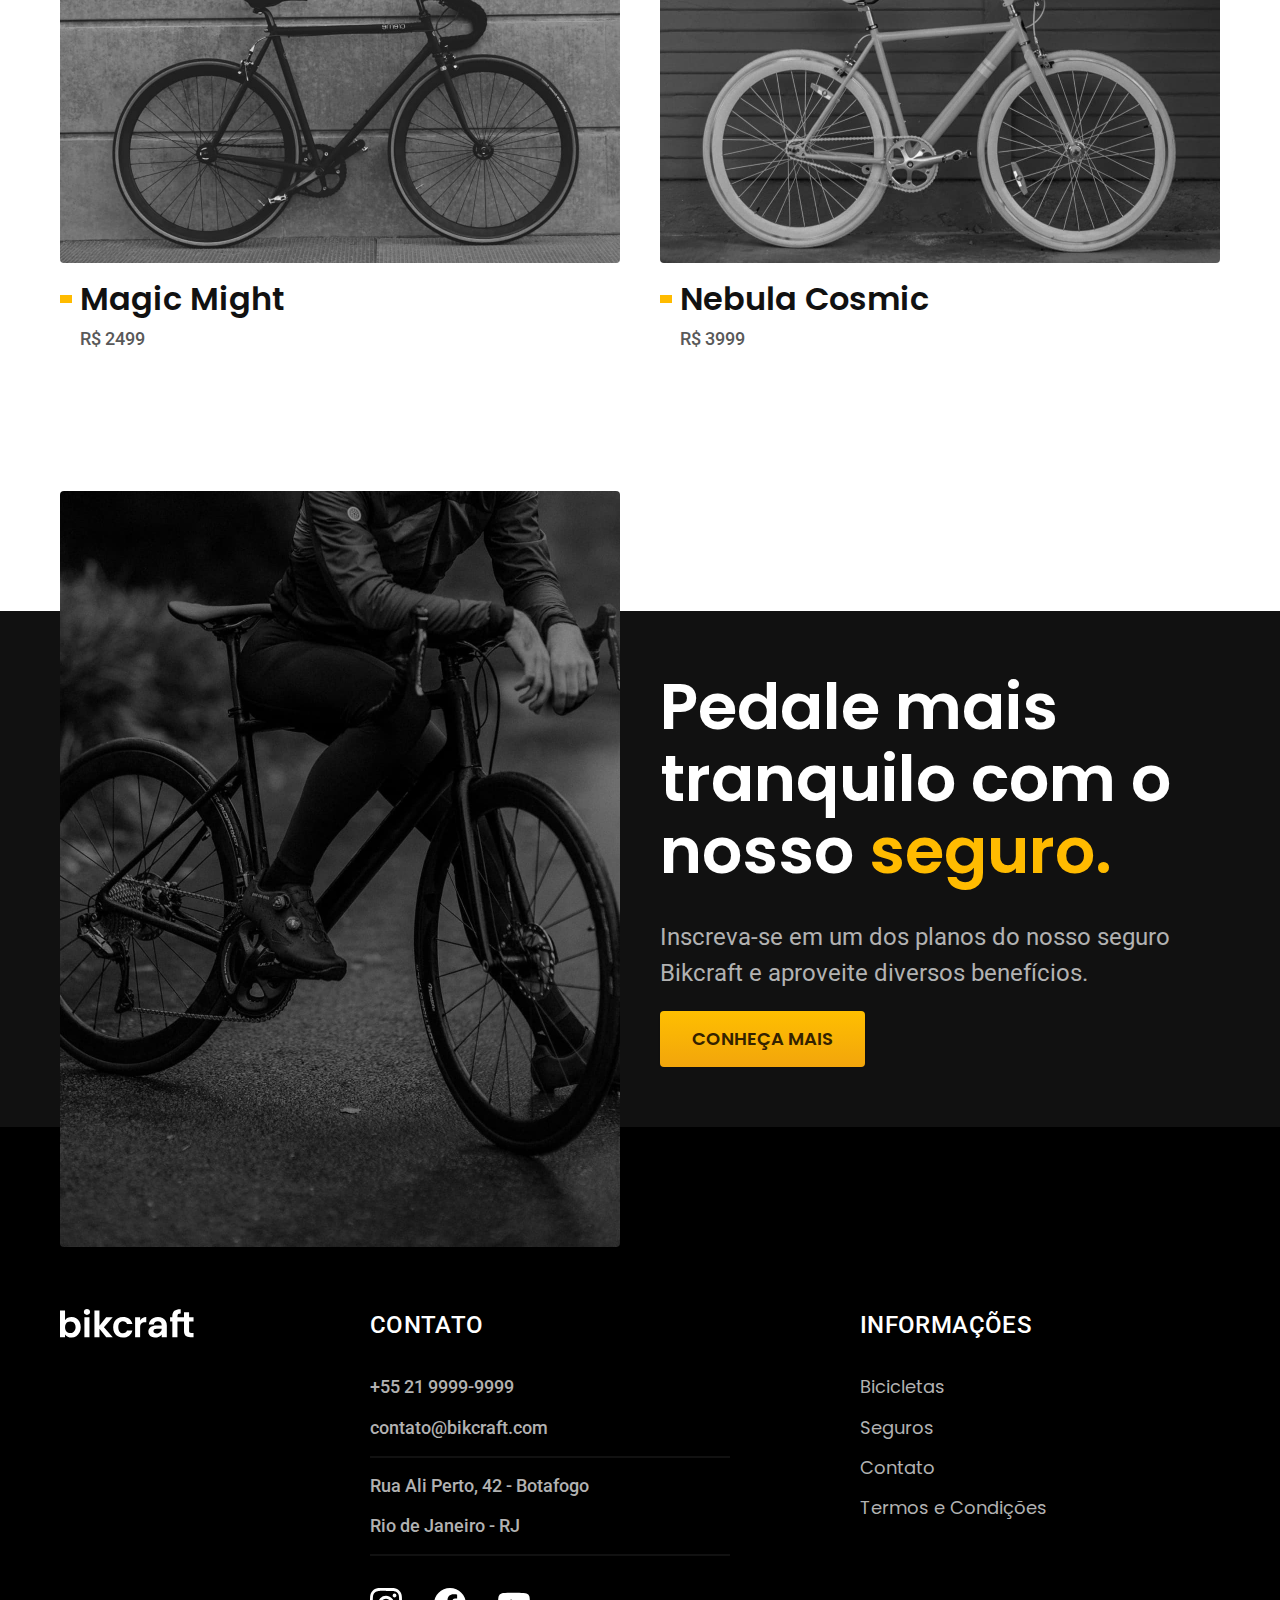
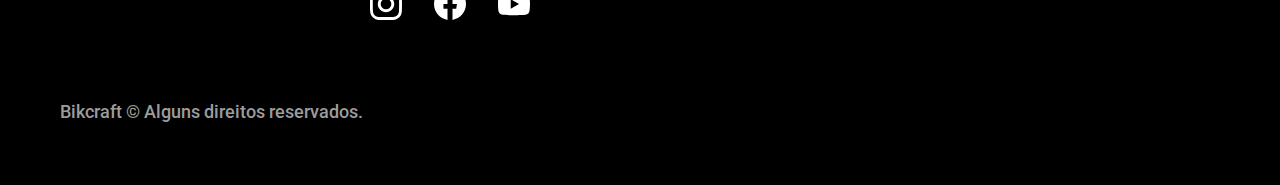
<file: bicicletas/nimbus.html>
<!DOCTYPE html>
<html lang="pt-br">

<head>
  <meta charset="UTF-8">
  <meta name="viewport" content="width=device-width, initial-scale=1.0">

  <title>Nimbus | Bikcraft</title>
  <meta name="description" content="Nimbus.">
  <link rel="icon" href="../favicon.svg" type="image/svg+xml">
  <link rel="preload" href="../css/style.min.css" as="style">
  <link rel="stylesheet" href="../css/style.min.css">
  <script>document.documentElement.classList.add('js')</script>
  <link rel="preconnect" href="https://fonts.googleapis.com">
  <link rel="preconnect" href="https://fonts.gstatic.com" crossorigin>
  <link href="https://fonts.googleapis.com/css2?family=Merriweather:ital,wght@1,900&family=Poppins:wght@400;600&family=Roboto:wght@400;500&display=swap" rel="stylesheet">
</head>


<body id="bicicleta">
  <header class="header-bg">
    <div class="header container">
      <a href="../">
        <img src="../img/bikcraft.svg" alt="Bikcraft">
      </a>

      <nav aria-label="primaria">
        <ul class="header-menu font-1-m cor-0">
          <li><a href="../bicicletas.html">Bicicletas</a></li>
          <li><a href="../seguros.html">Seguros</a></li>
          <li><a href="../contato.html">Contato</a></li>
        </ul>
      </nav>
    </div>
  </header>

  <main class="titulo-bg">
    <div>
      <div class="titulo container">
        <p class="font-2-xl cor-5">R$ 4999</p>
        <h1 class="font-1-xxl cor-0">Nimbus Stark<span class="cor-p1">.</span></h1>
      </div>
    </div>
    <div class="bicicleta container">
      <div class="bicicleta-imagens">
        <img src="../img/bicicleta/nimbus1.jpg" alt="Bicicleta 1">
        <img src="../img/bicicleta/nimbus2.jpg" alt="Bicicleta 2">
        <img src="../img/bicicleta/nimbus3.jpg" alt="Bicicleta 3">
      </div>
      <div class="bicicleta-conteudo">
        <p class="font-2-l cor-5">A Nimbus Stark é a melhor Bikcraft já criada pela nossa equipe. Ela vem equipada com os melhores acessórios, o que garante maior velocidade.</p>
        <div class="bicicleta-comprar">
          <a class="botao" href="../orcamento.html?tipo=bikcraft&produto=nimbus">Comprar Agora</a>
          <span class="font-1-xs cor-6"><img src="../img/icones/entrega.svg" alt=""> entrega em 5 dias</span>
          <span class="font-1-xs cor-6"><img src="../img/icones/estoque.svg" alt=""> 18 em estoque</span>
        </div>

        <h2 class="font-1-xs cor-0">Informações</h2>
        <ul class="bicicleta-informacoes">
          <li>
            <img src="../img/icones/eletrica.svg" alt="">
            <h3 class="font-1-m cor-0">Motor Elétrico</h3>
            <p class="font-2-xs cor-5">Permite você viajar distâncias inimaginaveis com a sua bike.</p>
          </li>
          <li>
            <img src="../img/icones/velocidade.svg" alt="">
            <h3 class="font-1-m cor-0">50 km/h</h3>
            <p class="font-2-xs cor-5">A mais rápida bicicleta elétrica disponível hoje no mercado.</p>
          </li>
          <li>
            <img src="../img/icones/rastreador.svg" alt="">
            <h3 class="font-1-m cor-0">Rastreador</h3>
            <p class="font-2-xs cor-5">Rastreador e sistema anti-furto para garantir o seu sossego.</p>
          </li>
          <li>
            <img src="../img/icones/carbono.svg" alt="">
            <h3 class="font-1-m cor-0">Fibra de Carbono</h3>
            <p class="font-2-xs cor-5">Maior proteção possível para a sua Bikcraft com fibra de carbono.</p>
          </li>
        </ul>
        <h2 class="font-1-xs cor-0">Ficha Técnica</h2>
        <ul class="bicicleta-ficha font-2-s cor-4">
          <li>Peso <span>9 kg</span></li>
          <li>Altura <span>60 cm</span></li>
          <li>Largura <span>120 cm</span></li>
          <li>Profundidade <span>10 cm</span></li>
          <li>Marchas <span>16</span></li>
          <li>Roda <span>29</span></li>
        </ul>
      </div>
    </div>
  </main>

  <article class="bicicletas-lista container">
    <h2 class="font-1-xxl">escolha a sua<span class="cor-p1">.</span></h2>

    <ul>
      <li>
        <a href="./magic.html">
          <img src="../img/bicicletas/magic.jpg" alt="Bicicleta preta">
          <h3 class="font-1-xl">Magic Might</h3>
          <span class="font-2-m cor-8">R$ 2499</span>
        </a>
      </li>
      <li>
        <a href="./nebula.html">
          <img src="../img/bicicletas/nebula.jpg" alt="Bicicleta preta">
          <h3 class="font-1-xl">Nebula Cosmic</h3>
          <span class="font-2-m cor-8">R$ 3999</span>
        </a>
      </li>
    </ul>
  </article>

  <article class="seguro-bg">
    <div class="seguro container">
      <div class="seguro-imagem">
        <img src="../img/fotos/seguros.jpg" alt="Pessoa parada em cima de uma bicicleta.">
      </div>
      <div class="seguro-conteudo">
        <h2 class="font-1-xxl cor-0">Pedale mais tranquilo com o nosso <span class="cor-p1">seguro.</span></h2>
        <p class="font-2-l cor-5">Inscreva-se em um dos planos do nosso seguro Bikcraft e aproveite diversos benefícios.</p>
        <a class="botao" href="../seguros.html">Conheça Mais</a>
      </div>
    </div>
  </article>

  <footer class="footer-bg">
    <div class="footer container">
      <img src="../img/bikcraft.svg" alt="Bikcraft">
      <div class="footer-contato">
        <h3 class="font-2-l-b cor-0">Contato</h3>
        <ul class="font-2-m cor-5">
          <li><a href="tel:+552199999999">+55 21 9999-9999</a></li>
          <li><a href="mailto:contato@bikcraft.com">contato@bikcraft.com</a></li>
          <li>Rua Ali Perto, 42 - Botafogo</li>
          <li>Rio de Janeiro - RJ</li>
        </ul>
        <div class="footer-redes">
          <a href="../">
            <img src="../img/redes/instagram.svg" alt="Instagram">
          </a>
          <a href="../">
            <img src="../img/redes/facebook.svg" alt="Facebook">
          </a>
          <a href="../">
            <img src="../img/redes/youtube.svg" alt="Youtube">
          </a>
        </div>
      </div>
      <div class="footer-informacoes">
        <h3 class="font-2-l-b cor-0">Informações</h3>
        <nav>
          <ul class="font-1-m cor-5">
            <li><a href="../bicicletas.html">Bicicletas</a></li>
            <li><a href="../seguros.html">Seguros</a></li>
            <li><a href="../contato.html">Contato</a></li>
            <li><a href="../termos.html">Termos e Condições</a></li>
          </ul>
        </nav>
      </div>
      <p class="footer-copy font-2-m cor-6">Bikcraft © Alguns direitos reservados.</p>
    </div>
  </footer>
  <script src="../js/script.js"></script>
</body>

</html>
</file>
<file: css/style.min.css>
body{margin:0;font-family:Arial,Helvetica,sans-serif;color:#111}blockquote,dd,h1,h2,h3,h4,p,ul{margin:0}ul{padding:0;list-style:none}a{text-decoration:none;color:inherit}img{max-width:100%;height:auto;display:block}img[src$=".jpg"]{border-radius:4px}.font-1-xs{font:400 0.75rem/1.35 Poppins,sans-serif}.font-2-xs{font:400 0.875rem/1.43 Roboto,sans-serif}.font-1-s{font:400 1rem/1.5 Poppins,sans-serif}.font-2-s{font:400 1rem/1.5 Roboto,sans-serif}.font-1-m,.font-1-m-b{font:400 1.125rem/1.35 Poppins,sans-serif}.font-1-m-b{font-weight:600}.font-2-m{font:500 1.125rem/1.35 Roboto,sans-serif}.font-1-l{font:400 1.5rem/1.5 Poppins,sans-serif}.font-2-l,.font-2-l-b{font:400 1.5rem/1.5 Roboto,sans-serif}.font-2-l-b{font-weight:500;letter-spacing:.015em;text-transform:uppercase}.font-1-xl{font:600 2rem/1.25 Poppins,sans-serif}.font-2-xl{font:500 2rem/1.25 Roboto,sans-serif}.font-1-xxl{font:600 4rem/1.125 Poppins,sans-serif}@media (max-width:1200px){.font-1-xxl{font-size:3rem}.font-2-l,.font-2-l-b{font-size:1.125rem}}@media (max-width:800px){.font-1-xxl{font-size:2rem}.font-1-xl,.font-2-xl{font-size:1.5rem}}:root{--cor-0:#ffffff;--cor-1:#f7f7f7;--cor-2:#ededed;--cor-3:#dedede;--cor-4:#cccccc;--cor-5:#b2b2b2;--cor-6:#9c9c9c;--cor-7:#717171;--cor-8:#595959;--cor-9:#404040;--cor-10:#2e2e2e;--cor-11:#111111;--cor-12:#000000;--cor-p1:#ffbb00;--cor-p2:#e4a30b;--cor-p3:#a66f00;--cor-p4:#664400;--cor-p5:#332200}.cor-0{color:var(--cor-0)}.cor-1{color:var(--cor-1)}.cor-2{color:var(--cor-2)}.cor-3{color:var(--cor-3)}.cor-4{color:var(--cor-4)}.cor-5{color:var(--cor-5)}.cor-6{color:var(--cor-6)}.cor-7{color:var(--cor-7)}.cor-8{color:var(--cor-8)}.cor-9{color:var(--cor-9)}.cor-10{color:var(--cor-10)}.cor-11{color:var(--cor-11)}.cor-12{color:var(--cor-12)}.cor-p1{color:var(--cor-p1)}.cor-p2{color:var(--cor-p2)}.cor-p3{color:var(--cor-p3)}.cor-p4{color:var(--cor-p4)}.cor-p5{color:var(--cor-p5)}.js .fadeInDown{transform:translate3d(0,-20px,0)}.js .fadeInUp{transform:translate3d(0,20px,0)}.js .fadeInRight{transform:translate3d(20px,0,0)}.js .fadeInLeft{transform:translate3d(-20px,0,0)}.js [data-anime]{opacity:0}.js .anime{opacity:1;transform:none;transition:transform .8s,opacity .8s}.header-bg{background-color:var(--cor-12)}.header{display:flex;flex-wrap:wrap;gap:20px;justify-content:space-between;align-items:center;padding-top:20px;padding-bottom:20px}.header-menu{display:flex;flex-wrap:wrap;gap:40px}.header-menu a{display:inline-block;padding:16px 0;position:relative}.header-menu a:after{content:"";display:block;height:2px;width:0;background:var(--cor-0);margin-top:4px;transition:.3s;position:absolute}.header-menu a:hover:after{width:100%}@media (max-width:800px){.header-menu{gap:20px}.header-menu a{background:var(--cor-11);padding:12px 16px;border-radius:4px}.header-menu a:hover{background-color:var(--cor-10)}.header a:after{display:none}}@media (max-width:600px){.header-menu{gap:12px}.header-menu a{padding:8px 12px;font-size:14px}}.footer-bg{background-color:var(--cor-12)}.footer{display:grid;grid-template-columns:3fr 5fr 4fr;gap:40px;padding-top:60px;padding-bottom:60px}.footer h3{margin-bottom:32px}.footer-contato ul{margin-bottom:32px}.footer-contato li:nth-child(2n):after{content:"";display:block;max-width:360px;height:2px;background:var(--cor-11);margin-top:16px}.footer li{margin-bottom:16px}.footer-redes{display:flex;gap:32px}.footer a:hover{color:var(--cor-0)}.footer-copy{grid-column:1/-1;margin-top:40px}@media (max-width:800px){.footer>img{display:none}.footer{grid-template-columns:1fr 1fr}}@media (max-width:600px){.footer{grid-template-columns:1fr;gap:60px}.footer-copy{margin-top:0}}.container{box-sizing:border-box;max-width:1200px;padding-left:20px;padding-right:20px;margin-left:auto;margin-right:auto}.botao{display:inline-block;padding:16px 32px;background:linear-gradient(#ffbf00,#f2a50c);border-radius:4px;box-shadow:0 1px 2px rgba(0,0,0,.1);text-transform:uppercase;color:var(--cor-p5);font:600 1.125rem/1.35 Poppins,sans-serif;max-width:max-content;border:none;cursor:pointer}.botao:hover{background:linear-gradient(#ffb60d,#e59317)}.botao.secundario{background:var(--cor-10);color:var(--cor-2)}.botao.secundario:hover{background:var(--cor-9)}.botao.seta{display:flex;align-items:center}.botao.seta::after{content:"";display:inline-block;width:18px;height:10px;margin-left:12px;background:url("../img/icones/seta.svg");transition:transform .2s}.botao.seta:hover::after{transform:translateX(4px)}@media (max-width:600px){.botao{padding:12px 16px;font-size:1rem}}.link{display:inline-block;color:var(--cor-p1);font:500 1.5rem/1.5 Poppins,sans-serif;text-transform:uppercase}.link::after{content:"";display:block;width:100%;height:4px;background-color:currentColor}.link:hover{color:var(--cor-0)}.titulo-bg{padding-top:60px;padding-bottom:60px;background-color:var(--cor-11)}.titulo{background:url("../img/dec/top-right.svg") no-repeat top right 20px}.titulo p{margin-bottom:4px}@media (max-width:800px){.titulo-bg{padding-top:40px;padding-bottom:40px}.titulo p{font-size:1rem;text-transform:lowercase;font-weight:400}}.form{display:grid;grid-template-columns:1fr 1fr;gap:20px}.form label{display:block;font:400 1rem/1.5 Poppins,sans-serif;margin-bottom:4px}.form .col-2{grid-column:span 2}.form input[type=email],.form input[type=text],.form textarea{font:400 1rem/1.5 Roboto,sans-serif;background:var(--cor-1);border:1px solid var(--cor-2);padding:12px;border-radius:4px;width:100%;box-sizing:border-box}.form input[type=email]:focus,.form input[type=text]:focus,.form textarea:focus{outline:0;border-color:var(--cor-p1);background:var(--cor-0);box-shadow:0 0 0 2px #fea}@media (max-width:600px){.form{grid-template-columns:1fr}.form .col-2{grid-column:1}}.introducao-bg{background:var(--cor-12) url("../img/dec/bottom-left.svg") no-repeat bottom 160px left 20px;box-shadow:inset 0 -120px var(--cor-0)}.introducao{display:grid;grid-template-columns:1fr 1fr;gap:0 40px}.introducao-conteudo{align-self:end;padding-bottom:200px}.introducao img{width:100%;height:100%;object-fit:cover;border-radius:4px}.introducao h1{margin-bottom:32px}.introducao p{margin-bottom:20px}@media (max-width:800px){.introducao-bg{background:var(--cor-11);padding-top:40px;box-shadow:inset 0 -60px #fff}.introducao{grid-template-columns:1fr;gap:32px}.introducao-conteudo{padding-bottom:0}.introducao h1{margin-bottom:16px}.introducao img{height:300px;width:100%}}.tecnologia-bg{background-color:var(--cor-11);box-shadow:inset 0 80px var(--cor-0),inset 0 -80px var(--cor-0)}.tecnologia{display:grid;grid-template-columns:1fr 1fr;gap:40px}.tecnologia-imagem img{width:100%;height:100%;object-fit:cover;object-position:left}.tecnologia-conteudo{padding-top:160px;padding-bottom:160px}.tecnologia-conteudo>span{display:block;margin-bottom:20px}.tecnologia-conteudo h2{margin-bottom:32px}.tecnologia-conteudo>p{margin-bottom:20px}.tecnologia a{margin-bottom:80px}.tecnologia-vantagens{display:flex;gap:40px}.tecnologia-vantagens h3{margin-bottom:8px;width:max-content}.tecnologia-vantagens img{width:24px;margin-bottom:8px}@media (max-width:800px){.tecnologia-bg{box-shadow:initial}.tecnologia{grid-template-columns:1fr}.tecnologia-conteudo{padding-top:60px;padding-bottom:60px}.tecnologia-imagem{display:none}.tecnologia a{margin-bottom:60px}}@media (max-width:600px){.tecnologia-vantagens{flex-direction:column}}.parceiros{padding-top:60px;padding-bottom:120px}.parceiros h2{margin-bottom:60px}.parceiros ul{padding:0 20px;max-width:1400px;display:grid;grid-template-columns:repeat(4,1fr);margin:0 auto}.parceiros li{display:flex;padding:32px;border-left:2px solid var(--cor-2)}.parceiros img{margin:auto}.parceiros li:first-child,.parceiros li:nth-child(5){border-left:none}.parceiros li:nth-child(n+5){border-top:2px solid var(--cor-2)}@media (max-width:800px){.parceiros{padding-bottom:60px}.parceiros h2{margin-bottom:20px}.parceiros ul{grid-template-columns:repeat(2,1fr)}.parceiros li:nth-child(n+3){border-top:2px solid var(--cor-2)}.parceiros li:nth-child(odd){border-left:none}}.depoimento{display:grid;grid-template-columns:1fr 1fr;background-color:var(--cor-p1);overflow:hidden}.depoimento img{width:100%;height:100%;object-fit:cover;border-radius:0}.depoimento-conteudo{padding:40px 40px 80px 80px;align-self:end;background:url("../img/dec/bottom-right-p.svg") no-repeat bottom 40px right 40px}.depoimento-conteudo p{max-width:32ch;font-family:Merriweather,serif;font-style:italic;font-weight:900;margin-bottom:32px;position:relative}.depoimento p::after,.depoimento p::before{font-size:5rem;color:var(--cor-p2);position:absolute}.depoimento p::before{content:"“";left:-50px;top:-20px}.depoimento p::after{content:"”"}@media (min-width:1200px){.depoimento img{max-height:520px}}@media (max-width:800px){.depoimento{grid-template-columns:1fr;text-align:center}.depoimento img{max-height:200px}.depoimento-conteudo{padding:40px 20px;margin:auto}}.bicicletas-lista{padding-top:60px;padding-bottom:120px}.bicicletas-lista h2{margin-bottom:40px}.bicicletas-lista ul{display:flex;gap:40px;padding:0 20px 20px 20px;max-width:1400px;margin-left:auto;margin-right:auto;overflow-x:auto}#bicicleta .bicicletas-lista ul{padding:0 0 20px 0}.bicicletas-lista li{flex:1;min-width:280px}.bicicletas-lista a{display:block}.bicicletas-lista img{margin-bottom:16px}.bicicletas-lista h3{margin-bottom:8px;display:flex;align-items:center}.bicicletas-lista h3::before{content:"";display:inline-block;height:8px;width:12px;margin-right:8px;background-color:var(--cor-p1);transition:width .2s}.bicicletas-lista a:hover h3::before{width:24px}.bicicletas-lista li span{padding-left:20px}@media (max-width:800px){.bicicletas-lista{padding-bottom:60px}.bicicletas-lista ul{gap:20px}}.bicicletas-bg{background:linear-gradient(to right,var(--cor-0) 30%,var(--cor-11) 0)}.bicicletas{display:grid;grid-template-columns:1fr 1fr;gap:40px;padding-top:60px;padding-bottom:60px;background:url("../img/dec/top-right.svg") no-repeat top 40px right 20px}.bicicletas-imagem{display:grid}.bicicletas-imagem img{grid-area:1/1}.bicicletas-imagem span{grid-area:1/1;place-self:start end;margin-top:20px;background:var(--cor-12);display:inline-block;padding:8px 16px 8px 8px;border-radius:4px 0 0 4px}.bicicletas-conteudo{display:grid;grid-template-columns:1fr auto;align-content:start}.bicicletas h2,.bicicletas p{grid-column:1/-1}.bicicletas h2{margin-bottom:20px}.bicicletas h2::before{content:"";display:block;width:12px;height:8px;background-color:var(--cor-p1);margin-bottom:8px}.bicicletas p{margin-bottom:32px}.bicicletas a{place-self:end}.bicicletas li{display:flex;align-items:center}.bicicletas ul{display:grid;gap:16px}.bicicletas-conteudo img{width:24px;margin-right:8px}@media (max-width:800px){.bicicletas-bg{background:var(--cor-11)}.bicicletas{grid-template-columns:1fr;gap:20px;padding-top:40px;padding-bottom:40px}}@media (max-width:600px){.bicicletas-conteudo{grid-template-columns:1fr}.bicicletas ul{font-size:1rem;grid-template-columns:1fr 1fr;margin-bottom:32px}.bicicletas a{place-self:start}}.bicicleta{display:grid;grid-template-columns:1fr 1fr;align-items:start;gap:40px;padding-top:60px;padding-bottom:60px}#bicicleta .titulo p{text-transform:uppercase}.bicicleta-imagens{display:flex;flex-wrap:wrap;gap:20px}.bicicleta-imagens img{flex:1;min-width:200px}.bicicleta-imagens img:first-child{min-width:100%}.bicicleta-conteudo>p{margin-bottom:32px}.bicicleta-comprar{display:grid;grid-template-columns:max-content auto;align-items:center;justify-items:start;gap:8px 12px;margin-bottom:40px}.bicicleta-comprar a{grid-row:span 2}.bicicleta-comprar span{display:flex;align-items:center;background-color:var(--cor-12);gap:8px;padding:4px 8px;border-radius:4px}.bicicleta-conteudo h2{text-transform:uppercase;letter-spacing:.015em;margin-bottom:12px}.bicicleta-ficha,.bicicleta-informacoes{padding:32px;background-color:var(--cor-12);border-radius:4px}.bicicleta-informacoes{margin-bottom:40px;display:grid;grid-template-columns:1fr 1fr;gap:32px}.bicicleta-informacoes img{width:24px;margin-bottom:8px}.bicicleta-informacoes h3{margin-bottom:8px}.bicicleta-ficha li{padding:4px 0;display:flex;justify-content:space-between;border-bottom:1px solid var(--cor-11)}.bicicleta-ficha li:last-child{border-bottom:none}.bicicleta-ficha span{color:var(--cor-6)}@media (max-width:800px){.bicicleta{grid-template-columns:1fr;padding-top:40px;padding-bottom:40px}.bicicleta-imagens{grid-row:2}}@media (max-width:400px){.bicicleta-informacoes{grid-template-columns:1fr}.bicicleta-comprar{grid-template-columns:1fr}}.seguro-bg{background-color:var(--cor-11);box-shadow:inset 0 120px var(--cor-0),inset 0 -120px var(--cor-12)}.seguro{display:grid;grid-template-columns:1fr 1fr;gap:40px}.seguro-imagem img{width:100%;height:100%;object-fit:cover}.seguro-conteudo{padding-top:180px;padding-bottom:180px}.seguro h2{margin-bottom:32px}.seguro p{margin-bottom:20px}@media (max-width:800px){.seguro-bg{box-shadow:inset 0 -60px var(--cor-12)}.seguro{grid-template-columns:1fr}.seguro-conteudo{grid-row:1;padding-top:40px;padding-bottom:0}}.seguros-bg{background:var(--cor-11)}.seguros{padding-top:60px;padding-bottom:60px;display:grid;grid-template-columns:1fr 1fr;gap:40px;align-items:center}#seguros .seguros{padding-top:0}.seguros h2{grid-column:1/-1}.seguros-item{background-color:var(--cor-12);padding:32px 32px 32px 60px;display:grid;grid-template-columns:1fr auto;border-radius:4px}.seguros-item h3{margin-bottom:40px}.seguros-item span{grid-column:2;display:block;text-align:right}.seguros-item ul{grid-column:1/-1;margin-bottom:32px}.seguros-item li{display:flex;align-items:center;position:relative}.seguros-item li+li{margin-top:20px}.seguros-item li::before{content:"";display:inline-block;width:13px;height:9px;background-image:url("../img/icones/lista.svg");position:absolute;left:-21px}.seguros-item a{grid-column:1/-1}@media (max-width:800px){.seguros{grid-template-columns:1fr}}.vantagens-bg{background-color:var(--cor-12)}.vantagens{padding-top:120px;padding-bottom:120px}.vantagens h2{margin-bottom:60px}.vantagens ul{display:grid;grid-template-columns:repeat(auto-fit,minmax(280px,max-content));gap:40px 80px}.vantagens h3,.vantagens img{margin-bottom:8px}@media (max-width:800px){.vantagens{padding-top:60px;padding-bottom:60px}.vantagens h2{margin-bottom:40px}.vantagens ul{gap:20px}}.perguntas{padding-top:120px;padding-bottom:120px}.perguntas h2{margin-bottom:60px}.perguntas dl>div{padding:20px;border-radius:4px}.perguntas dl>div:nth-child(odd){background-color:var(--cor-1)}.perguntas button{display:grid;grid-template-columns:auto 1fr auto;align-items:center;gap:8px;cursor:pointer;border:none;background:0 0;width:100%;text-align:left}.perguntas button::before{content:"";display:inline-block;width:12px;height:8px;background-color:var(--cor-p1)}.perguntas button::after{content:"";display:inline-block;width:14px;height:6px;background:url("../img/icones/seta-abrir.svg");transition:.3s}.perguntas button:hover::after,.perguntas button[aria-expanded=true]::after{transform:rotate(180deg)}.perguntas dd{display:none}.perguntas dd.ativa{display:block}.perguntas dd{padding-left:20px;padding-top:16px;max-width:80ch}@media (max-width:800px){.perguntas{padding-top:60px;padding-bottom:60px}.perguntas h2{margin-bottom:40px}}#contato{background:linear-gradient(var(--cor-11) 600px,var(--cor-1) 0)}.contato{display:grid;grid-template-columns:5fr 7fr}.contato-dados,.contato-formulario{padding:60px;box-shadow:0 1px 2px rgba(0,0,0,.1)}.contato-dados{border-radius:5px 0 0 5px;background:var(--cor-12) url("../img/dec/bottom-left.svg") no-repeat bottom 20px left 20px}.contato-formulario{border-radius:0 5px 5px 0;background:var(--cor-0) url("../img/dec/bottom-right.svg") no-repeat bottom 20px right 20px}.contato-dados h2{margin-bottom:60px}.contato-endereco{margin-bottom:32px;padding-left:28px;background:url("../img/icones/local.svg") no-repeat 0 2px}.contato-endereco p{margin-bottom:8px}.contato-meios a{display:block;max-width:max-content;margin-bottom:8px;padding-left:28px}.contato-meios a:hover{color:var(--cor-0)}.contato-meios a:first-child{background:url("../img/icones/email.svg") no-repeat 0 2px}.contato-meios a:nth-child(2){margin-bottom:32px}.contato-meios a:nth-child(3){background:url("../img/icones/telefone.svg") no-repeat 0 2px;margin-bottom:60px}.contato-redes{display:flex;gap:32px;padding-left:28px}@media (max-width:800px){.contato{grid-template-columns:1fr}.contato-dados,.contato-formulario{padding:20px}.contato-dados{border-radius:5px 5px 0 0;background:var(--cor-12)}.contato-formulario{border-radius:0 0 5px 5px}.contato-dados h2,.contato-meios a:nth-child(3){margin-bottom:32px}.contato-redes{margin-bottom:12px}}.lojas{display:grid;grid-template-columns:1fr 1fr;gap:0 40px;padding-top:120px;padding-bottom:120px}.lojas h2{grid-column:1/-1;margin-bottom:60px}.lojas img{border-radius:4px 4px 0 0}.lojas-item{border-radius:4px;background:var(--cor-0);box-shadow:0 1px 2px rgba(0,0,0,.1)}.lojas-conteudo{display:grid;grid-template-columns:1fr 1fr;gap:32px 16px;padding:32px}.lojas-conteudo h3,.lojas-tempo{grid-column:1/-1}.lojas-dados{display:grid;gap:8px;border-left:2px solid var(--cor-2);padding-left:12px}.lojas-tempo{display:flex;align-items:center;gap:8px}@media (max-width:800px){.lojas{gap:20px;padding-top:60px;padding-bottom:60px}.lojas h2{margin-bottom:32px}.lojas-conteudo{grid-template-columns:1fr}}@media (max-width:600px){.lojas{grid-template-columns:1fr}}#orcamento{background:linear-gradient(var(--cor-11) 600px,var(--cor-1) 0)}.orcamento{display:grid;grid-template-columns:5fr 7fr;padding-bottom:120px}.orcamento h2{text-transform:uppercase;position:relative;display:flex;align-items:center}.orcamento h2::before{content:"";display:inline-block;width:4px;height:8px;background-color:var(--cor-p1);position:absolute;left:-12px}.orcamento-dados,.orcamento-produto{padding:60px;box-shadow:0 1px 2px rgba(0,0,0,.1)}.orcamento-produto{border-radius:5px 0 0 5px;background:var(--cor-12) url("../img/dec/bottom-left.svg") no-repeat bottom 20px left 20px;display:grid;grid-template-columns:1fr 1fr;gap:20px;align-content:start}.orcamento-produto>*{grid-column:1/-1}.orcamento-produto>label{grid-column:initial}.orcamento-produto label{font:400 1rem/1.5 Poppins,sans-serif;color:var(--cor-4);background-color:var(--cor-10);padding:12px 16px;border-radius:4px;cursor:pointer;display:grid;grid-template-columns:auto 1fr auto;align-items:center;border:1px solid var(--cor-10)}.orcamento-produto input:checked+label{background:var(--cor-0);color:var(--cor-11)}.orcamento-produto label::before{content:"";display:inline-block;box-sizing:border-box;width:12px;height:12px;border:1px solid var(--cor-6);border-radius:50%;margin-right:8px}.orcamento-produto input:checked+label::before{border-color:var(--cor-7);box-shadow:inset 0 0 0 3px var(--cor-0),inset 0 0 0 6px var(--cor-7)}.orcamento-produto label:hover{background-color:var(--cor-9);border-color:var(--cor-9)}.orcamento-produto input:focus+label{box-shadow:0 0 0 2px var(--cor-p1);border-color:var(--cor-12)}.orcamento-produto label span{display:none}.orcamento-produto input:checked+label span{display:inline-block}.orcamento-produto input{opacity:0;position:absolute;pointer-events:none}.orcamento-dados{border-radius:0 5px 5px 0;background:var(--cor-0) url("../img/dec/bottom-right.svg") no-repeat bottom 20px right 20px}.orcamento-conteudo{display:none}.orcamento-conteudo h2,.orcamento-dados h2:nth-of-type(n+2){margin-top:20px}#bikcraft:checked~#orcamento-bikcraft,#seguro:checked~#orcamento-seguro{display:grid;gap:20px}.orcamento-detalhes{display:none;background:var(--cor-0);padding:20px;grid-template-columns:1fr 1fr;border-radius:4px;align-items:center}.orcamento-detalhes li{display:flex;align-items:center;margin-bottom:8px}.orcamento-detalhes li img{width:16px;margin-right:8px}.orcamento-produto input:checked+label+.orcamento-detalhes{display:grid}@media (max-width:1200px){.orcamento-dados,.orcamento-produto{padding:32px}}@media (max-width:800px){.orcamento{grid-template-columns:1fr}.orcamento-produto{border-radius:5px 5px 0 0;background:var(--cor-12)}.orcamento-dados{border-radius:0 0 5px 5px}}@media (max-width:400px){.orcamento-produto{grid-template-columns:1fr}}.termos{padding-top:80px;padding-bottom:80px}.termos h2{font-weight:600;margin-bottom:20px}.termos p+h2{margin-top:40px}.termos p{max-width:75ch;margin-bottom:24px}
</file>
